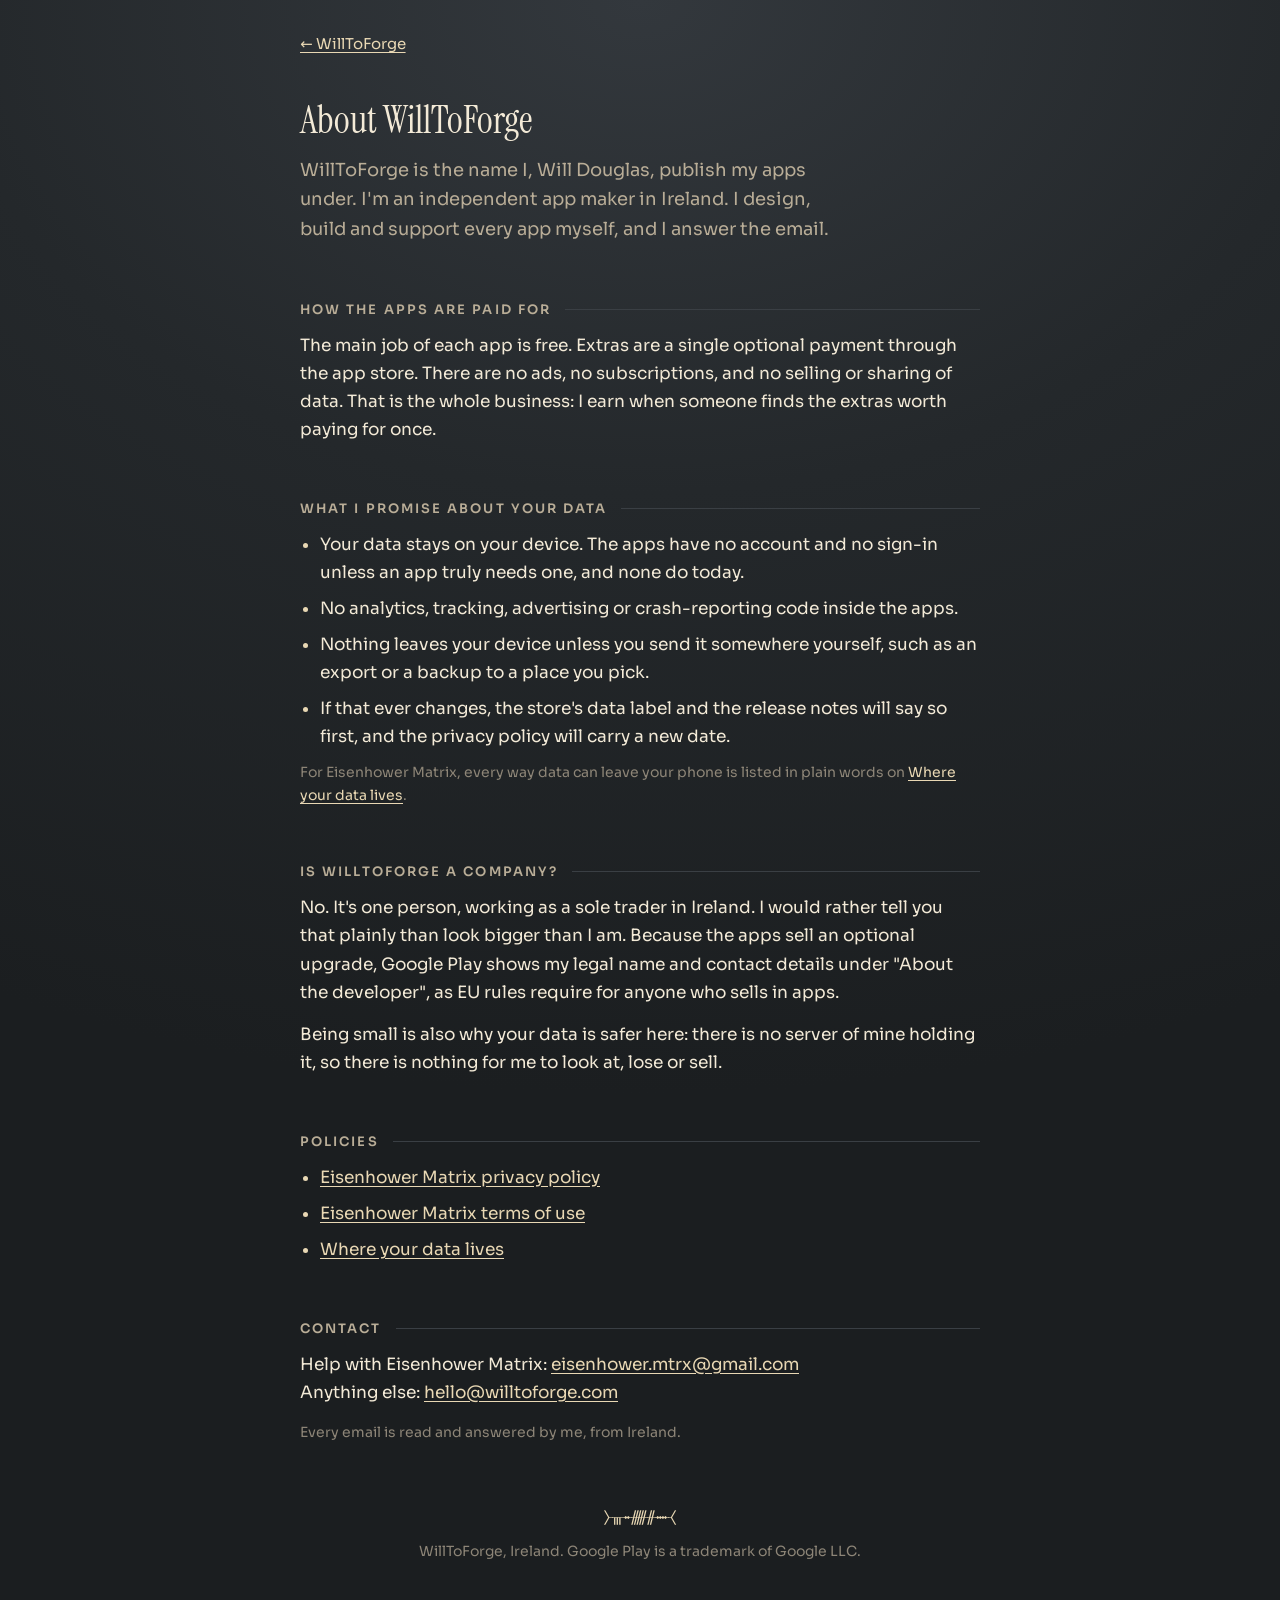
<file: about/index.html>
<!doctype html>
<html lang="en">
<head>
<meta charset="utf-8">
<meta name="viewport" content="width=device-width, initial-scale=1">
<title>About WillToForge</title>
<meta name="description" content="Who makes the WillToForge apps, how they are paid for, what they promise about your data, and how to get in touch.">
<link rel="canonical" href="https://willtoforge.com/about/">
<link rel="icon" href="/img/icon-32.png" sizes="32x32">
<link rel="icon" href="/img/icon-192.png" sizes="192x192">
<link rel="apple-touch-icon" href="/img/icon-180.png">
<meta name="theme-color" content="#1b1e20">
<meta property="og:title" content="About WillToForge">
<meta property="og:description" content="One maker in Ireland. Small apps with no accounts, no ads and no tracking.">
<meta property="og:type" content="website">
<meta property="og:url" content="https://willtoforge.com/about/">
<meta property="og:image" content="https://willtoforge.com/img/og-1200x630.png">
<link rel="preload" href="/fonts/instrument-serif-latin.woff2" as="font" type="font/woff2" crossorigin>
<style>
@font-face{font-family:"Instrument Serif";src:url(/fonts/instrument-serif-latin.woff2) format("woff2");font-weight:400;font-display:swap}
@font-face{font-family:"Sora";src:url(/fonts/sora-latin.woff2) format("woff2");font-weight:100 800;font-display:swap}
@font-face{font-family:"Noto Sans Ogham";src:url(/fonts/noto-sans-ogham.woff2) format("woff2");unicode-range:U+1680-169C;font-display:block}
:root{--stone:#24282b;--stone-deep:#1b1e20;--card:#2b2f33;--line:#3a3f44;--sand:#e9d8b4;--cream:#f3ead7;--mute:#b9ad97;--dim:#8d8577}
*{box-sizing:border-box}
html{background:var(--stone-deep)}
body{margin:0;color:var(--cream);background:radial-gradient(ellipse 120% 70% at 50% 0%,#33383d 0%,var(--stone) 45%,var(--stone-deep) 100%) no-repeat;min-height:100vh;font:17px/1.65 Sora,system-ui,-apple-system,"Segoe UI",Roboto,sans-serif}
.wrap{max-width:720px;margin:0 auto;padding:0 20px}
a{color:var(--sand);text-underline-offset:3px}
a:focus-visible{outline:2px solid var(--sand);outline-offset:3px;border-radius:4px}
.ogham{font-family:"Noto Sans Ogham";color:var(--sand);white-space:nowrap;line-height:1}
header{padding:64px 0 8px;text-align:center}
.mark{font-size:46px;display:inline-block;writing-mode:vertical-lr;transform:rotate(180deg);margin:0 0 18px}
.name{font:400 clamp(52px,12vw,84px)/1 "Instrument Serif",Georgia,serif;margin:6px 0 0;letter-spacing:.5px}
.fullname{font-size:clamp(22px,5.4vw,36px);margin:20px auto 0;overflow:hidden;max-width:100%}
h1{font:400 clamp(28px,6vw,38px)/1.2 "Instrument Serif",Georgia,serif;margin:40px 0 12px;text-wrap:balance;color:var(--cream)}
p.lead{font-size:18px;color:var(--mute);margin:0 auto;max-width:560px}
h2{font:600 13px Sora,sans-serif;text-transform:uppercase;letter-spacing:.16em;color:var(--mute);margin:56px 0 14px;display:flex;align-items:center;gap:14px}
h2::after{content:"";flex:1;height:1px;background:var(--line)}
.app{display:flex;gap:18px;align-items:flex-start;background:var(--card);border:1px solid var(--line);border-radius:16px;padding:20px;text-decoration:none;color:var(--cream);transition:border-color .15s}
.app:hover{border-color:var(--sand)}
.app img{width:72px;height:72px;border-radius:17px;flex:none}
.app b{display:block;font:400 26px/1.15 "Instrument Serif",Georgia,serif}
.app span{display:block;color:var(--mute);margin:6px 0 10px;font-size:16px}
.app em{font-style:normal;font-weight:600;color:var(--sand);font-size:15px}
ul{padding-left:20px;margin:0;color:var(--cream)}li{margin:8px 0}li::marker{color:var(--sand)}
.note{color:var(--dim);font-size:14px;margin-top:10px}
.intro{color:var(--mute);margin:0 0 16px}
.projects{display:grid;gap:12px}
footer{margin:64px 0 40px;color:var(--dim);font-size:14px;text-align:center}
footer .ogham{font-size:18px;display:block;margin-bottom:14px}
h3{font:400 24px/1.25 "Instrument Serif",Georgia,serif;margin:28px 0 6px;color:var(--cream)}
p{margin:0 0 14px}
.back{display:inline-block;margin:32px 0 0;font-size:15px}
</style>
</head>
<body>
<div class="wrap">
<a class="back" href="/">&larr; WillToForge</a>
<h1>About WillToForge</h1>
<p class="lead" style="margin:0">WillToForge is the name I, Will Douglas, publish my apps under. I'm an independent app maker in Ireland. I design, build and support every app myself, and I answer the email.</p>

<h2>How the apps are paid for</h2>
<p>The main job of each app is free. Extras are a single optional payment through the app store. There are no ads, no subscriptions, and no selling or sharing of data. That is the whole business: I earn when someone finds the extras worth paying for once.</p>

<h2>What I promise about your data</h2>
<ul>
<li>Your data stays on your device. The apps have no account and no sign-in unless an app truly needs one, and none do today.</li>
<li>No analytics, tracking, advertising or crash-reporting code inside the apps.</li>
<li>Nothing leaves your device unless you send it somewhere yourself, such as an export or a backup to a place you pick.</li>
<li>If that ever changes, the store's data label and the release notes will say so first, and the privacy policy will carry a new date.</li>
</ul>
<p class="note">For Eisenhower Matrix, every way data can leave your phone is listed in plain words on <a href="/eisenhower-matrix/your-data/">Where your data lives</a>.</p>

<h2>Is WillToForge a company?</h2>
<p>No. It's one person, working as a sole trader in Ireland. I would rather tell you that plainly than look bigger than I am. Because the apps sell an optional upgrade, Google Play shows my legal name and contact details under "About the developer", as EU rules require for anyone who sells in apps.</p>
<p>Being small is also why your data is safer here: there is no server of mine holding it, so there is nothing for me to look at, lose or sell.</p>

<h2>Policies</h2>
<ul>
<li><a href="/eisenhower_matrix_privacy_policy/">Eisenhower Matrix privacy policy</a></li>
<li><a href="/eisenhower_matrix_privacy_policy/terms.html">Eisenhower Matrix terms of use</a></li>
<li><a href="/eisenhower-matrix/your-data/">Where your data lives</a></li>
</ul>

<h2>Contact</h2>
<p>Help with Eisenhower Matrix: <a href="mailto:eisenhower.mtrx@gmail.com">eisenhower.mtrx@gmail.com</a><br>Anything else: <a href="mailto:hello@willtoforge.com">hello@willtoforge.com</a></p>
<p class="note">Every email is read and answered by me, from Ireland.</p>

<footer><span class="ogham" aria-hidden="true">᚛ᚃᚑᚏᚌᚓ᚜</span>WillToForge, Ireland. Google Play is a trademark of Google LLC.</footer>
</div>
</body>
</html>
</file>
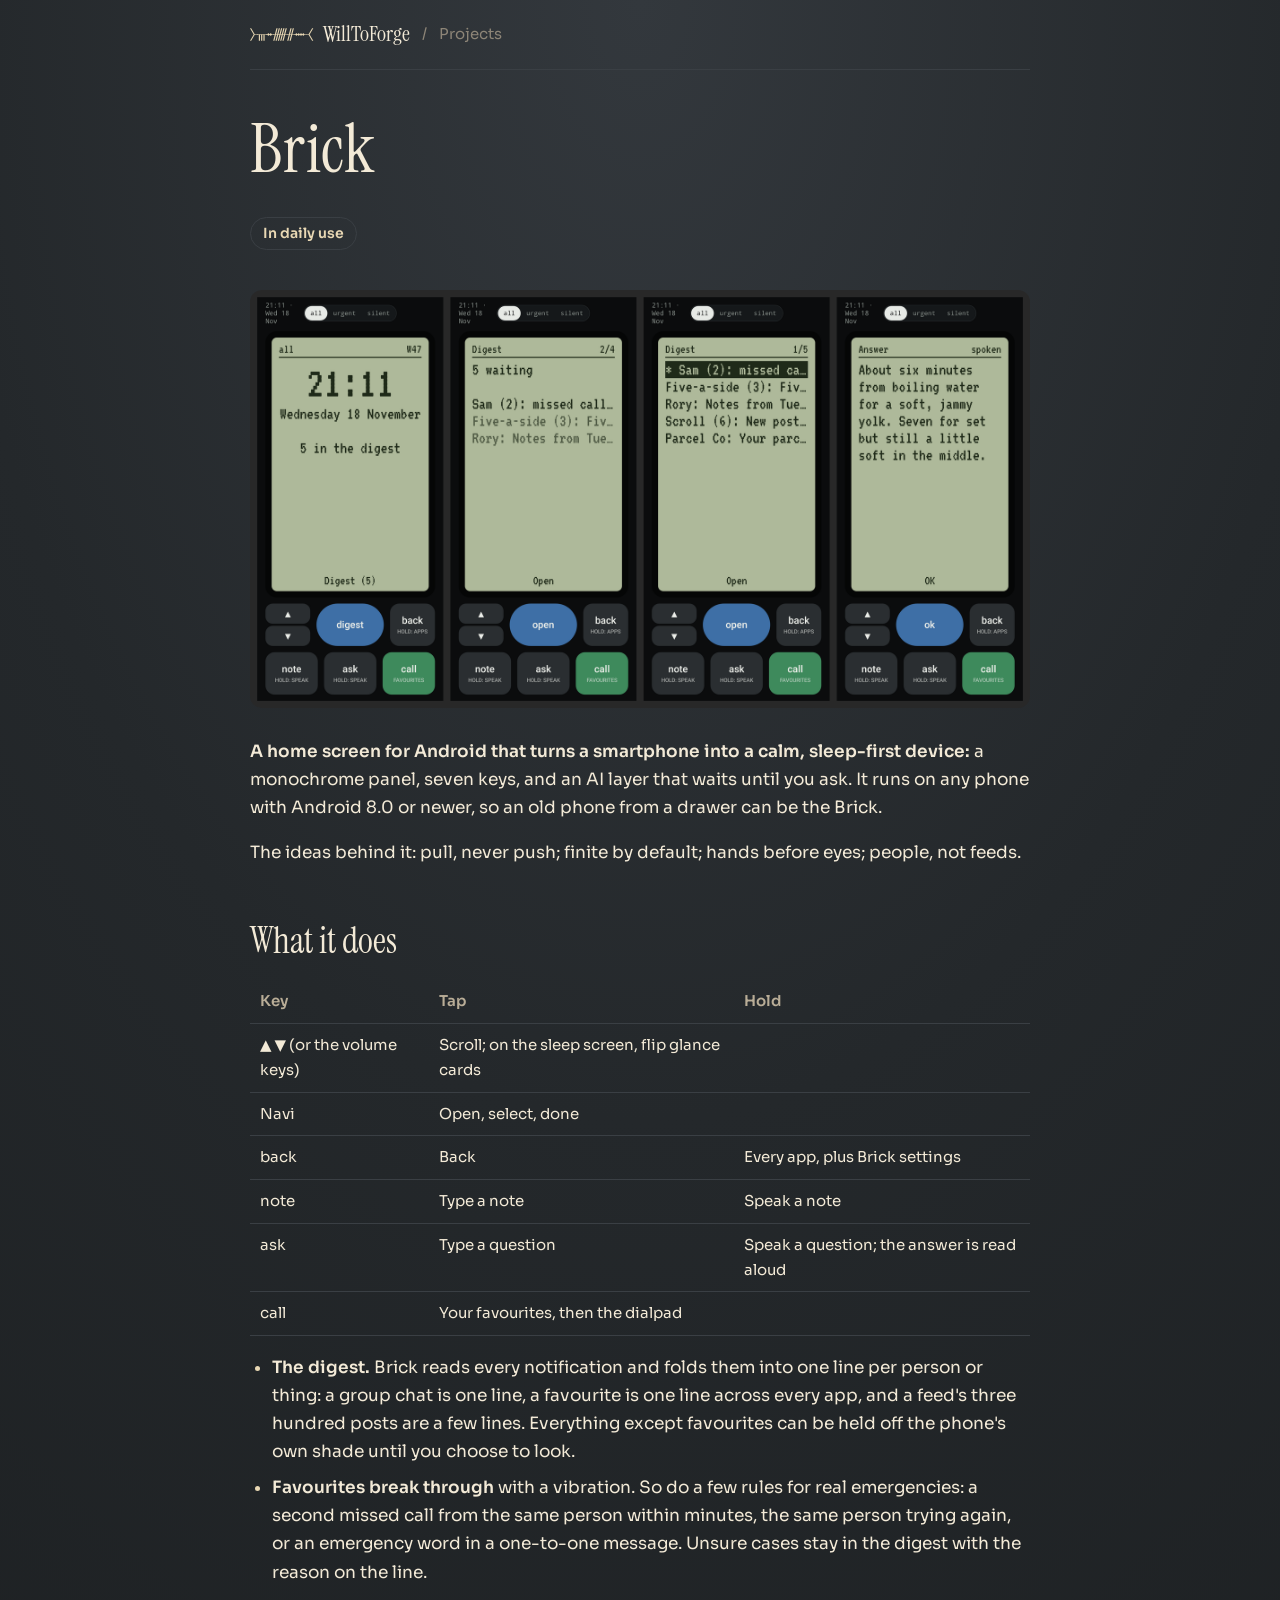
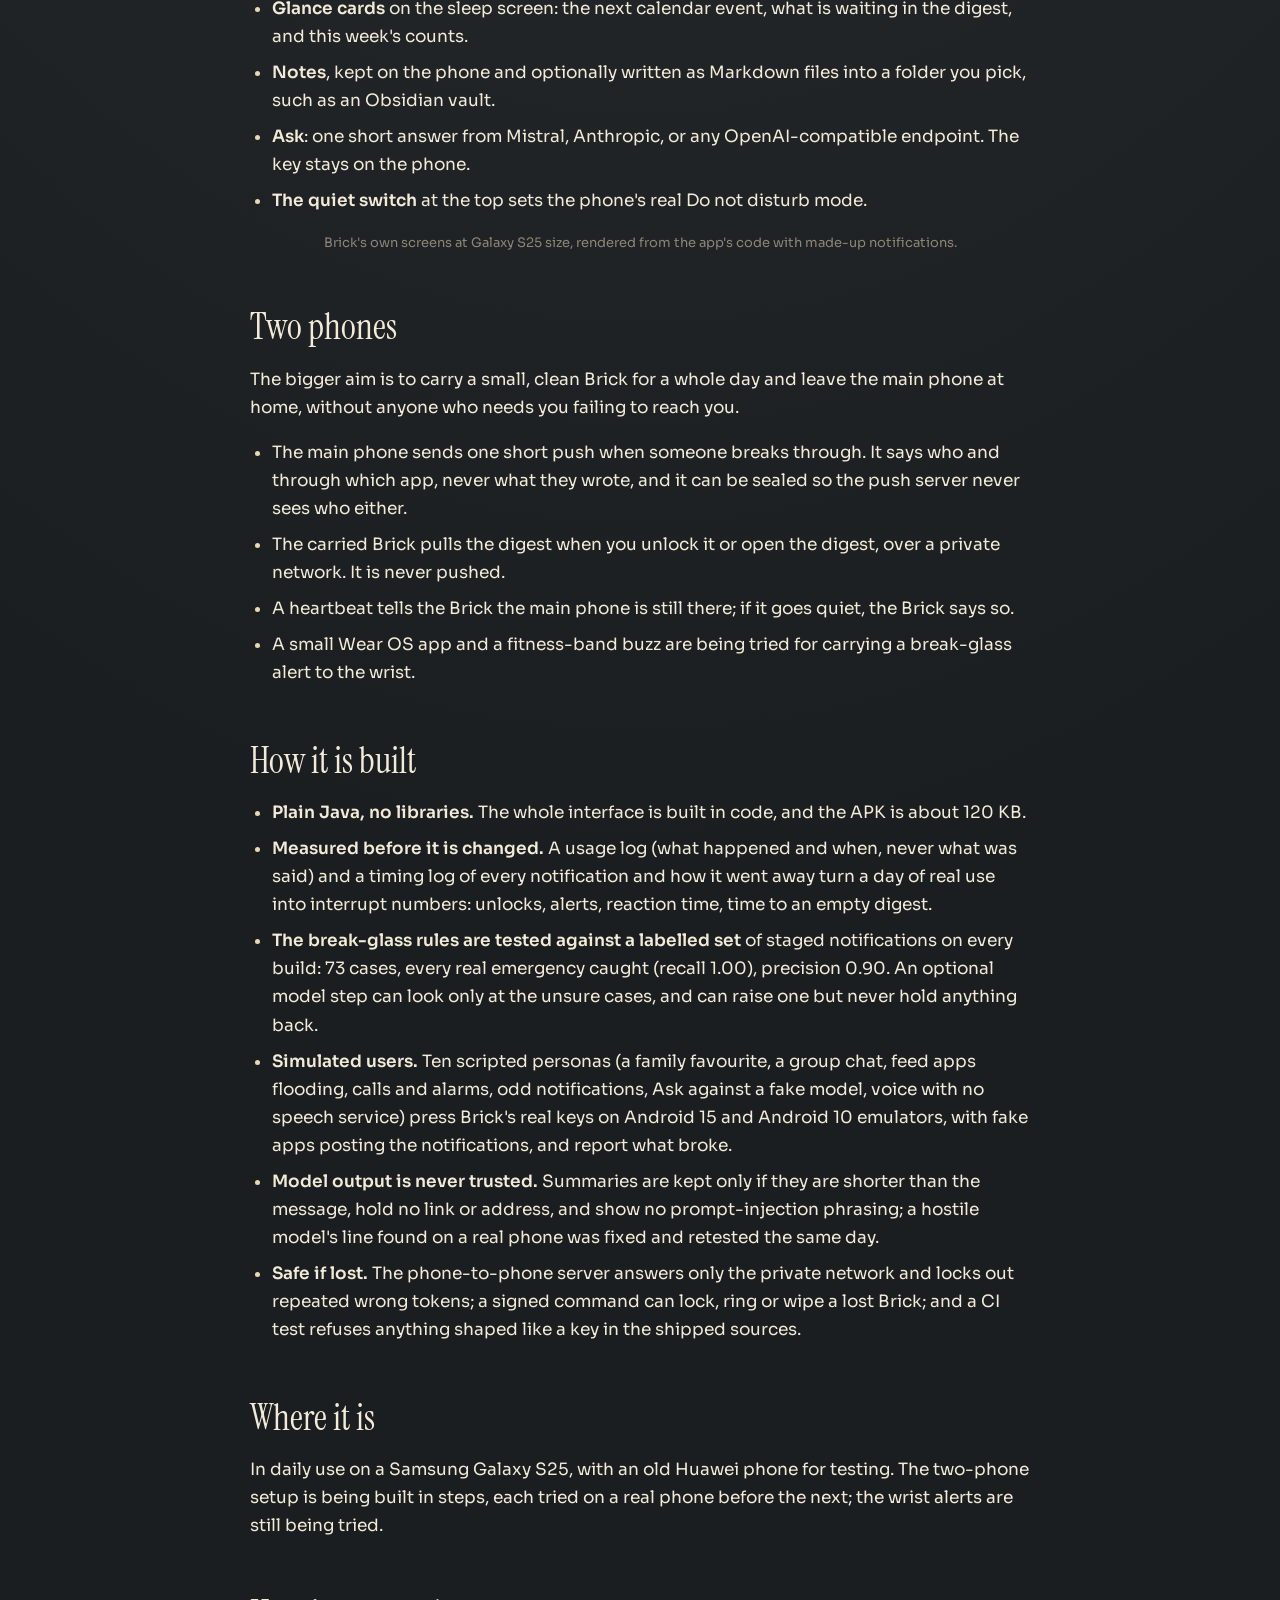
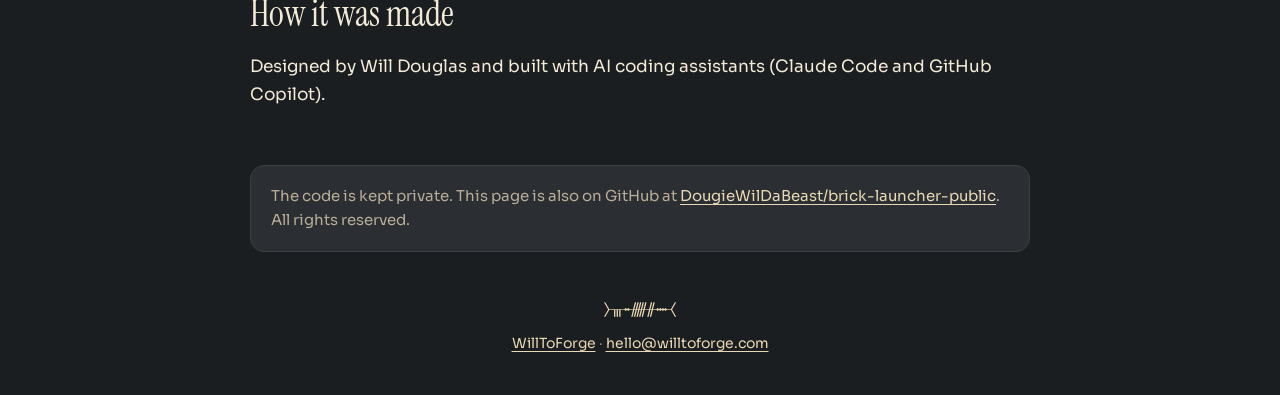
<file: brick/index.html>
<!doctype html>
<html lang="en">
<head>
<meta charset="utf-8">
<meta name="viewport" content="width=device-width, initial-scale=1">
<title>Brick: An Android home screen that turns a smartphone into a calm · WillToForge</title>
<meta name="description" content="An Android home screen that turns a smartphone into a calm, sleep-first device: seven keys, one digest, and an AI that waits until you ask.">
<link rel="canonical" href="https://willtoforge.com/brick/">
<link rel="icon" href="/img/icon-32.png" sizes="32x32">
<link rel="icon" href="/img/icon-192.png" sizes="192x192">
<link rel="apple-touch-icon" href="/img/icon-180.png">
<meta name="theme-color" content="#1b1e20">
<meta property="og:title" content="Brick · WillToForge">
<meta property="og:description" content="An Android home screen that turns a smartphone into a calm, sleep-first device: seven keys, one digest, and an AI that waits until you ask.">
<meta property="og:type" content="article">
<meta property="og:url" content="https://willtoforge.com/brick/">
<meta property="og:image" content="https://willtoforge.com/brick/img/card.png">
<link rel="preload" href="/fonts/instrument-serif-latin.woff2" as="font" type="font/woff2" crossorigin>
<link rel="stylesheet" href="/_projects/project.css">
</head>
<body>
<div class="wrap">
<nav><a href="/" class="home"><span class="ogham" aria-hidden="true">᚛ᚃᚑᚏᚌᚓ᚜</span>WillToForge</a><span class="crumb">Projects</span></nav>
<header>
<h1>Brick</h1>
<p class="status">In daily use</p>
</header>
<article>
<p align="center">
  <img src="img/four-screens.png" width="100%" alt="Four Brick screens on a Galaxy S25-sized phone: the sleep screen with the clock and 5 in the digest; the digest glance card; the digest as one line per person or thing, with an urgent favourite's missed call at the top; and a spoken answer from Ask. Below each panel are the seven keys">
</p>

<p><strong>A home screen for Android that turns a smartphone into a calm, sleep-first device:</strong> a
monochrome panel, seven keys, and an AI layer that waits until you ask. It runs on any phone with
Android 8.0 or newer, so an old phone from a drawer can be the Brick.</p>
<p>The ideas behind it: pull, never push; finite by default; hands before eyes; people, not feeds.</p>
<h2 id="what-it-does">What it does</h2>
<table>
<thead>
<tr>
<th>Key</th>
<th>Tap</th>
<th>Hold</th>
</tr>
</thead>
<tbody>
<tr>
<td>▲ ▼ (or the volume keys)</td>
<td>Scroll; on the sleep screen, flip glance cards</td>
<td></td>
</tr>
<tr>
<td>Navi</td>
<td>Open, select, done</td>
<td></td>
</tr>
<tr>
<td>back</td>
<td>Back</td>
<td>Every app, plus Brick settings</td>
</tr>
<tr>
<td>note</td>
<td>Type a note</td>
<td>Speak a note</td>
</tr>
<tr>
<td>ask</td>
<td>Type a question</td>
<td>Speak a question; the answer is read aloud</td>
</tr>
<tr>
<td>call</td>
<td>Your favourites, then the dialpad</td>
<td></td>
</tr>
</tbody>
</table>
<ul>
<li><strong>The digest.</strong> Brick reads every notification and folds them into one line per person or thing:
  a group chat is one line, a favourite is one line across every app, and a feed's three hundred
  posts are a few lines. Everything except favourites can be held off the phone's own shade until
  you choose to look.</li>
<li><strong>Favourites break through</strong> with a vibration. So do a few rules for real emergencies: a second
  missed call from the same person within minutes, the same person trying again, or an emergency
  word in a one-to-one message. Unsure cases stay in the digest with the reason on the line.</li>
<li><strong>Glance cards</strong> on the sleep screen: the next calendar event, what is waiting in the digest, and
  this week's counts.</li>
<li><strong>Notes</strong>, kept on the phone and optionally written as Markdown files into a folder you pick,
  such as an Obsidian vault.</li>
<li><strong>Ask</strong>: one short answer from Mistral, Anthropic, or any OpenAI-compatible endpoint. The key
  stays on the phone.</li>
<li><strong>The quiet switch</strong> at the top sets the phone's real Do not disturb mode.</li>
</ul>
<p><sub>Brick's own screens at Galaxy S25 size, rendered from the app's code with made-up
notifications.</sub></p>
<h2 id="two-phones">Two phones</h2>
<p>The bigger aim is to carry a small, clean Brick for a whole day and leave the main phone at home,
without anyone who needs you failing to reach you.</p>
<ul>
<li>The main phone sends one short push when someone breaks through. It says who and through which
  app, never what they wrote, and it can be sealed so the push server never sees who either.</li>
<li>The carried Brick pulls the digest when you unlock it or open the digest, over a private
  network. It is never pushed.</li>
<li>A heartbeat tells the Brick the main phone is still there; if it goes quiet, the Brick says so.</li>
<li>A small Wear OS app and a fitness-band buzz are being tried for carrying a break-glass alert to
  the wrist.</li>
</ul>
<h2 id="how-it-is-built">How it is built</h2>
<ul>
<li><strong>Plain Java, no libraries.</strong> The whole interface is built in code, and the APK is about 120 KB.</li>
<li><strong>Measured before it is changed.</strong> A usage log (what happened and when, never what was said) and a
  timing log of every notification and how it went away turn a day of real use into interrupt
  numbers: unlocks, alerts, reaction time, time to an empty digest.</li>
<li><strong>The break-glass rules are tested against a labelled set</strong> of staged notifications on every
  build: 73 cases, every real emergency caught (recall 1.00), precision 0.90. An optional model
  step can look only at the unsure cases, and can raise one but never hold anything back.</li>
<li><strong>Simulated users.</strong> Ten scripted personas (a family favourite, a group chat, feed apps flooding,
  calls and alarms, odd notifications, Ask against a fake model, voice with no speech service)
  press Brick's real keys on Android 15 and Android 10 emulators, with fake apps posting the
  notifications, and report what broke.</li>
<li><strong>Model output is never trusted.</strong> Summaries are kept only if they are shorter than the message,
  hold no link or address, and show no prompt-injection phrasing; a hostile model's line found on a
  real phone was fixed and retested the same day.</li>
<li><strong>Safe if lost.</strong> The phone-to-phone server answers only the private network and locks out
  repeated wrong tokens; a signed command can lock, ring or wipe a lost Brick; and a CI test refuses
  anything shaped like a key in the shipped sources.</li>
</ul>
<h2 id="where-it-is">Where it is</h2>
<p>In daily use on a Samsung Galaxy S25, with an old Huawei phone for testing. The two-phone setup is
being built in steps, each tried on a real phone before the next; the wrist alerts are still being
tried.</p>
<h2 id="how-it-was-made">How it was made</h2>
<p>Designed by Will Douglas and built with AI coding assistants (Claude Code and GitHub Copilot).</p>
</article>
<aside class="repo">
<p>The code is kept private. This page is also on GitHub at <a href="https://github.com/DougieWilDaBeast/brick-launcher-public">DougieWilDaBeast/brick-launcher-public</a>. All rights reserved.</p>
</aside>
<footer><span class="ogham" aria-hidden="true">᚛ᚃᚑᚏᚌᚓ᚜</span><a href="/">WillToForge</a> · <a href="mailto:hello@willtoforge.com">hello@willtoforge.com</a></footer>
</div>
</body>
</html>
</file>
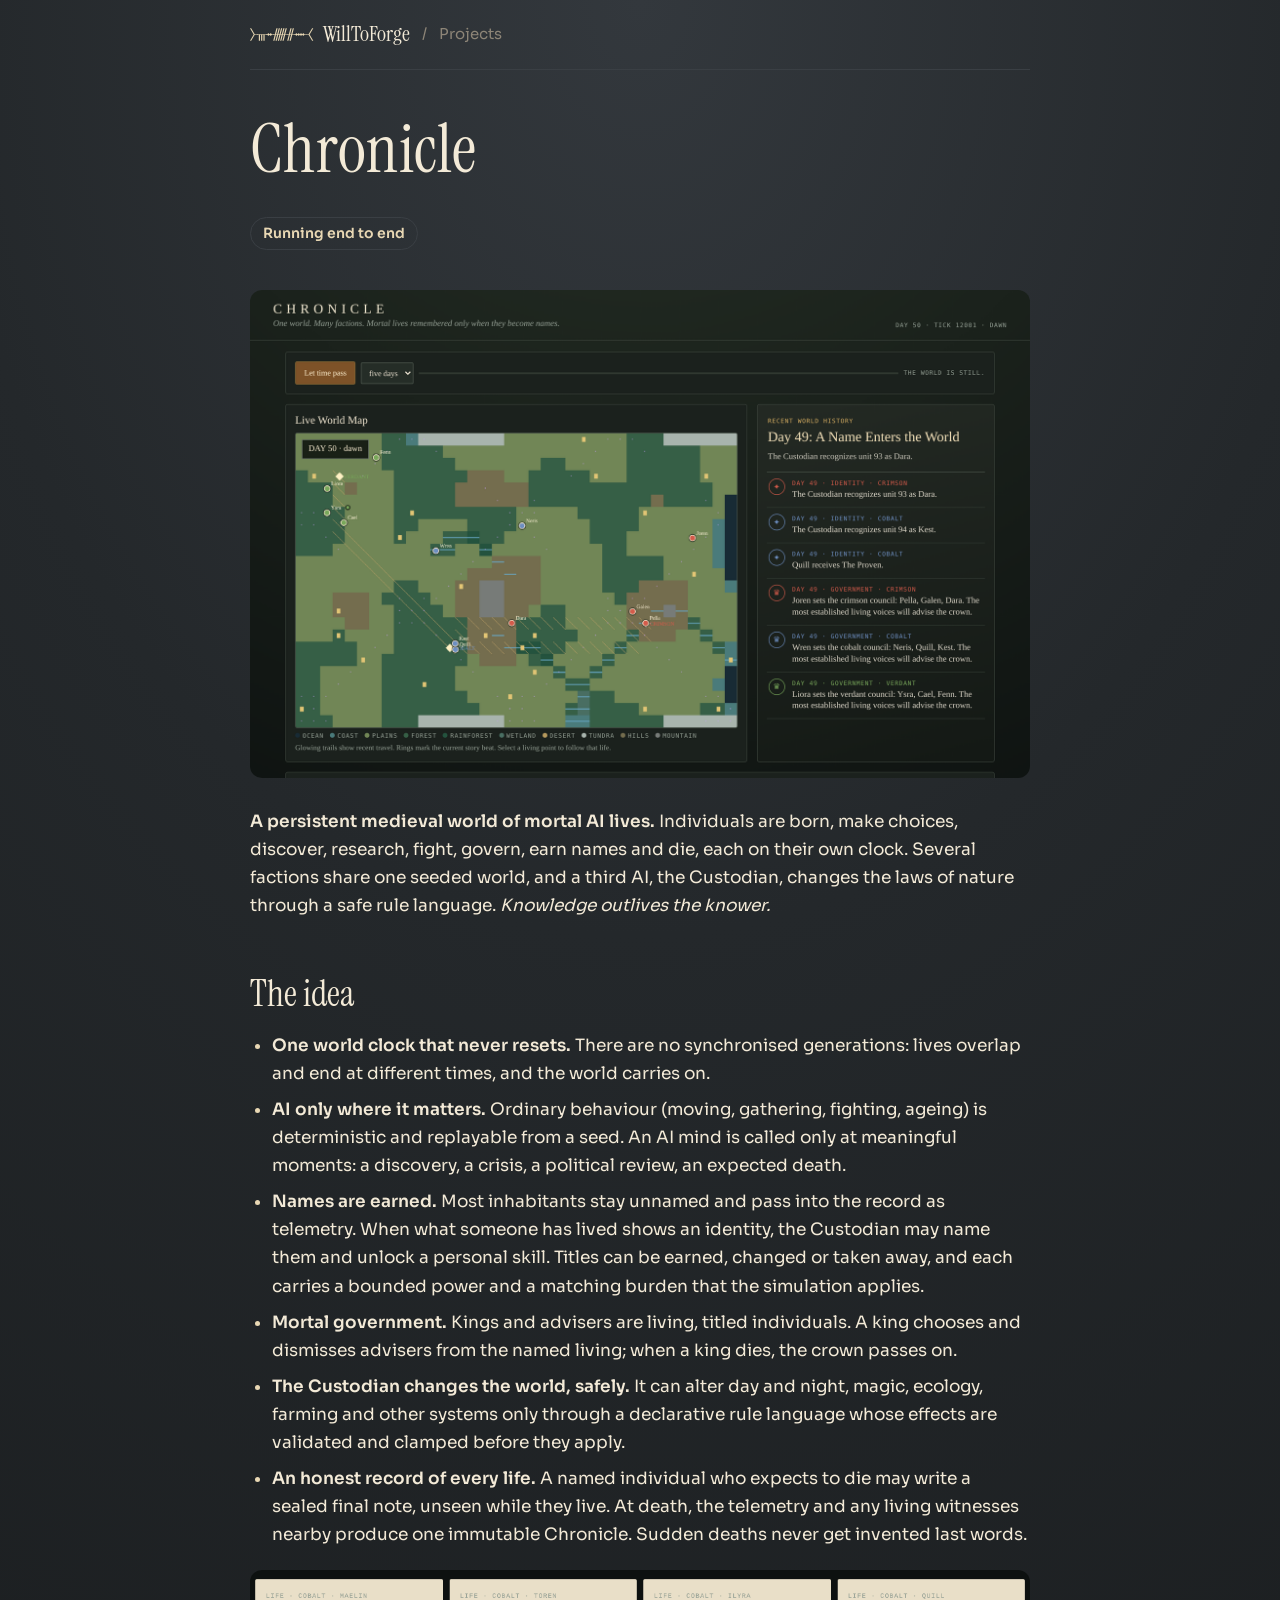
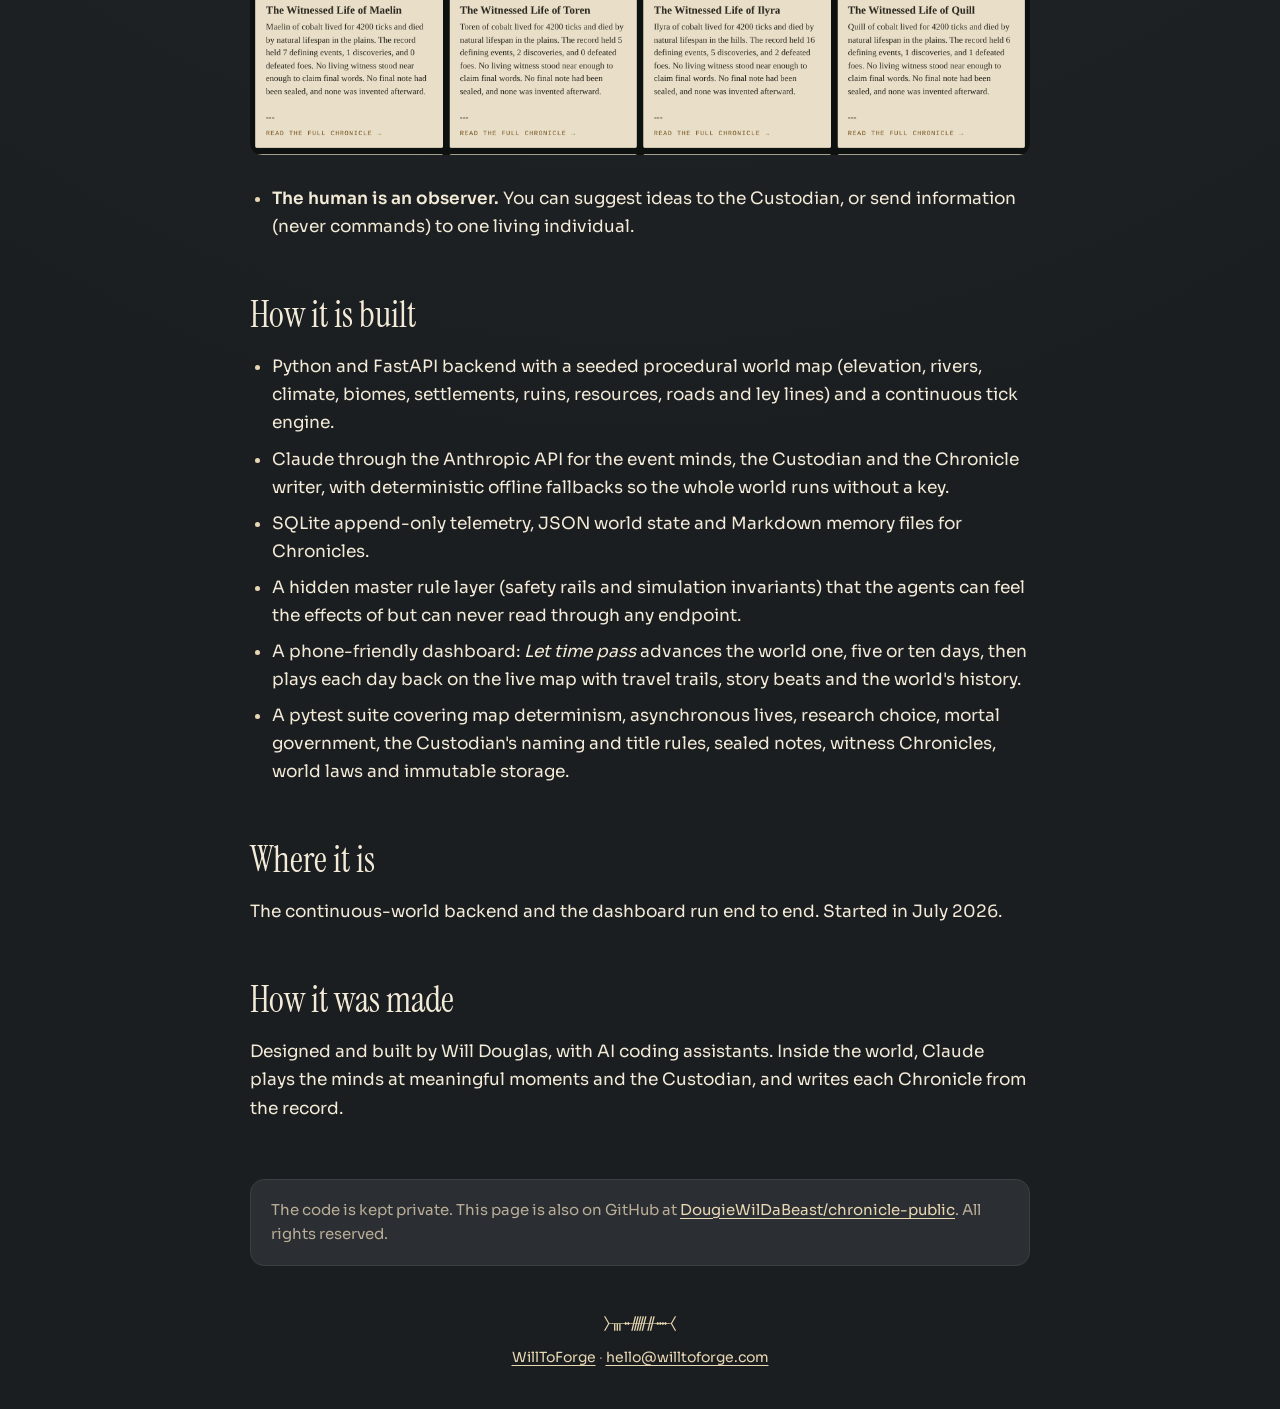
<file: chronicle/index.html>
<!doctype html>
<html lang="en">
<head>
<meta charset="utf-8">
<meta name="viewport" content="width=device-width, initial-scale=1">
<title>Chronicle: A persistent medieval world of mortal AI lives · WillToForge</title>
<meta name="description" content="A persistent medieval world of mortal AI lives, where knowledge outlives the knower and every death leaves an honest record.">
<link rel="canonical" href="https://willtoforge.com/chronicle/">
<link rel="icon" href="/img/icon-32.png" sizes="32x32">
<link rel="icon" href="/img/icon-192.png" sizes="192x192">
<link rel="apple-touch-icon" href="/img/icon-180.png">
<meta name="theme-color" content="#1b1e20">
<meta property="og:title" content="Chronicle · WillToForge">
<meta property="og:description" content="A persistent medieval world of mortal AI lives, where knowledge outlives the knower and every death leaves an honest record.">
<meta property="og:type" content="article">
<meta property="og:url" content="https://willtoforge.com/chronicle/">
<meta property="og:image" content="https://willtoforge.com/chronicle/img/card.png">
<link rel="preload" href="/fonts/instrument-serif-latin.woff2" as="font" type="font/woff2" crossorigin>
<link rel="stylesheet" href="/_projects/project.css">
</head>
<body>
<div class="wrap">
<nav><a href="/" class="home"><span class="ogham" aria-hidden="true">᚛ᚃᚑᚏᚌᚓ᚜</span>WillToForge</a><span class="crumb">Projects</span></nav>
<header>
<h1>Chronicle</h1>
<p class="status">Running end to end</p>
</header>
<article>
<p align="center">
  <img src="img/world-dashboard.png" width="100%" alt="The CHRONICLE dashboard: a live procedural world map with three factions' named individuals marked on it, a Let time pass control, and a feed of recent world history in which the Custodian names individuals and kings choose their councils">
</p>

<p><strong>A persistent medieval world of mortal AI lives.</strong> Individuals are born, make choices, discover,
research, fight, govern, earn names and die, each on their own clock. Several factions share one
seeded world, and a third AI, the Custodian, changes the laws of nature through a safe rule
language. <em>Knowledge outlives the knower.</em></p>
<h2 id="the-idea">The idea</h2>
<ul>
<li><strong>One world clock that never resets.</strong> There are no synchronised generations: lives overlap and
  end at different times, and the world carries on.</li>
<li><strong>AI only where it matters.</strong> Ordinary behaviour (moving, gathering, fighting, ageing) is
  deterministic and replayable from a seed. An AI mind is called only at meaningful moments: a
  discovery, a crisis, a political review, an expected death.</li>
<li><strong>Names are earned.</strong> Most inhabitants stay unnamed and pass into the record as telemetry. When
  what someone has lived shows an identity, the Custodian may name them and unlock a personal
  skill. Titles can be earned, changed or taken away, and each carries a bounded power and a
  matching burden that the simulation applies.</li>
<li><strong>Mortal government.</strong> Kings and advisers are living, titled individuals. A king chooses and
  dismisses advisers from the named living; when a king dies, the crown passes on.</li>
<li><strong>The Custodian changes the world, safely.</strong> It can alter day and night, magic, ecology, farming
  and other systems only through a declarative rule language whose effects are validated and
  clamped before they apply.</li>
<li><strong>An honest record of every life.</strong> A named individual who expects to die may write a sealed final
  note, unseen while they live. At death, the telemetry and any living witnesses nearby produce one
  immutable Chronicle. Sudden deaths never get invented last words.</li>
</ul>
<p align="center">
  <img loading="lazy" src="img/witnessed-lives.png" width="100%" alt="Four Chronicle cards, each The Witnessed Life of a named individual: how long they lived, how they died, their defining events and discoveries, and that no final note was sealed and none was invented">
</p>

<ul>
<li><strong>The human is an observer.</strong> You can suggest ideas to the Custodian, or send information (never
  commands) to one living individual.</li>
</ul>
<h2 id="how-it-is-built">How it is built</h2>
<ul>
<li>Python and FastAPI backend with a seeded procedural world map (elevation, rivers, climate,
  biomes, settlements, ruins, resources, roads and ley lines) and a continuous tick engine.</li>
<li>Claude through the Anthropic API for the event minds, the Custodian and the Chronicle writer,
  with deterministic offline fallbacks so the whole world runs without a key.</li>
<li>SQLite append-only telemetry, JSON world state and Markdown memory files for Chronicles.</li>
<li>A hidden master rule layer (safety rails and simulation invariants) that the agents can feel the
  effects of but can never read through any endpoint.</li>
<li>A phone-friendly dashboard: <em>Let time pass</em> advances the world one, five or ten days, then plays
  each day back on the live map with travel trails, story beats and the world's history.</li>
<li>A pytest suite covering map determinism, asynchronous lives, research choice, mortal government,
  the Custodian's naming and title rules, sealed notes, witness Chronicles, world laws and immutable
  storage.</li>
</ul>
<h2 id="where-it-is">Where it is</h2>
<p>The continuous-world backend and the dashboard run end to end. Started in July 2026.</p>
<h2 id="how-it-was-made">How it was made</h2>
<p>Designed and built by Will Douglas, with AI coding assistants. Inside the world, Claude plays the
minds at meaningful moments and the Custodian, and writes each Chronicle from the record.</p>
</article>
<aside class="repo">
<p>The code is kept private. This page is also on GitHub at <a href="https://github.com/DougieWilDaBeast/chronicle-public">DougieWilDaBeast/chronicle-public</a>. All rights reserved.</p>
</aside>
<footer><span class="ogham" aria-hidden="true">᚛ᚃᚑᚏᚌᚓ᚜</span><a href="/">WillToForge</a> · <a href="mailto:hello@willtoforge.com">hello@willtoforge.com</a></footer>
</div>
</body>
</html>
</file>
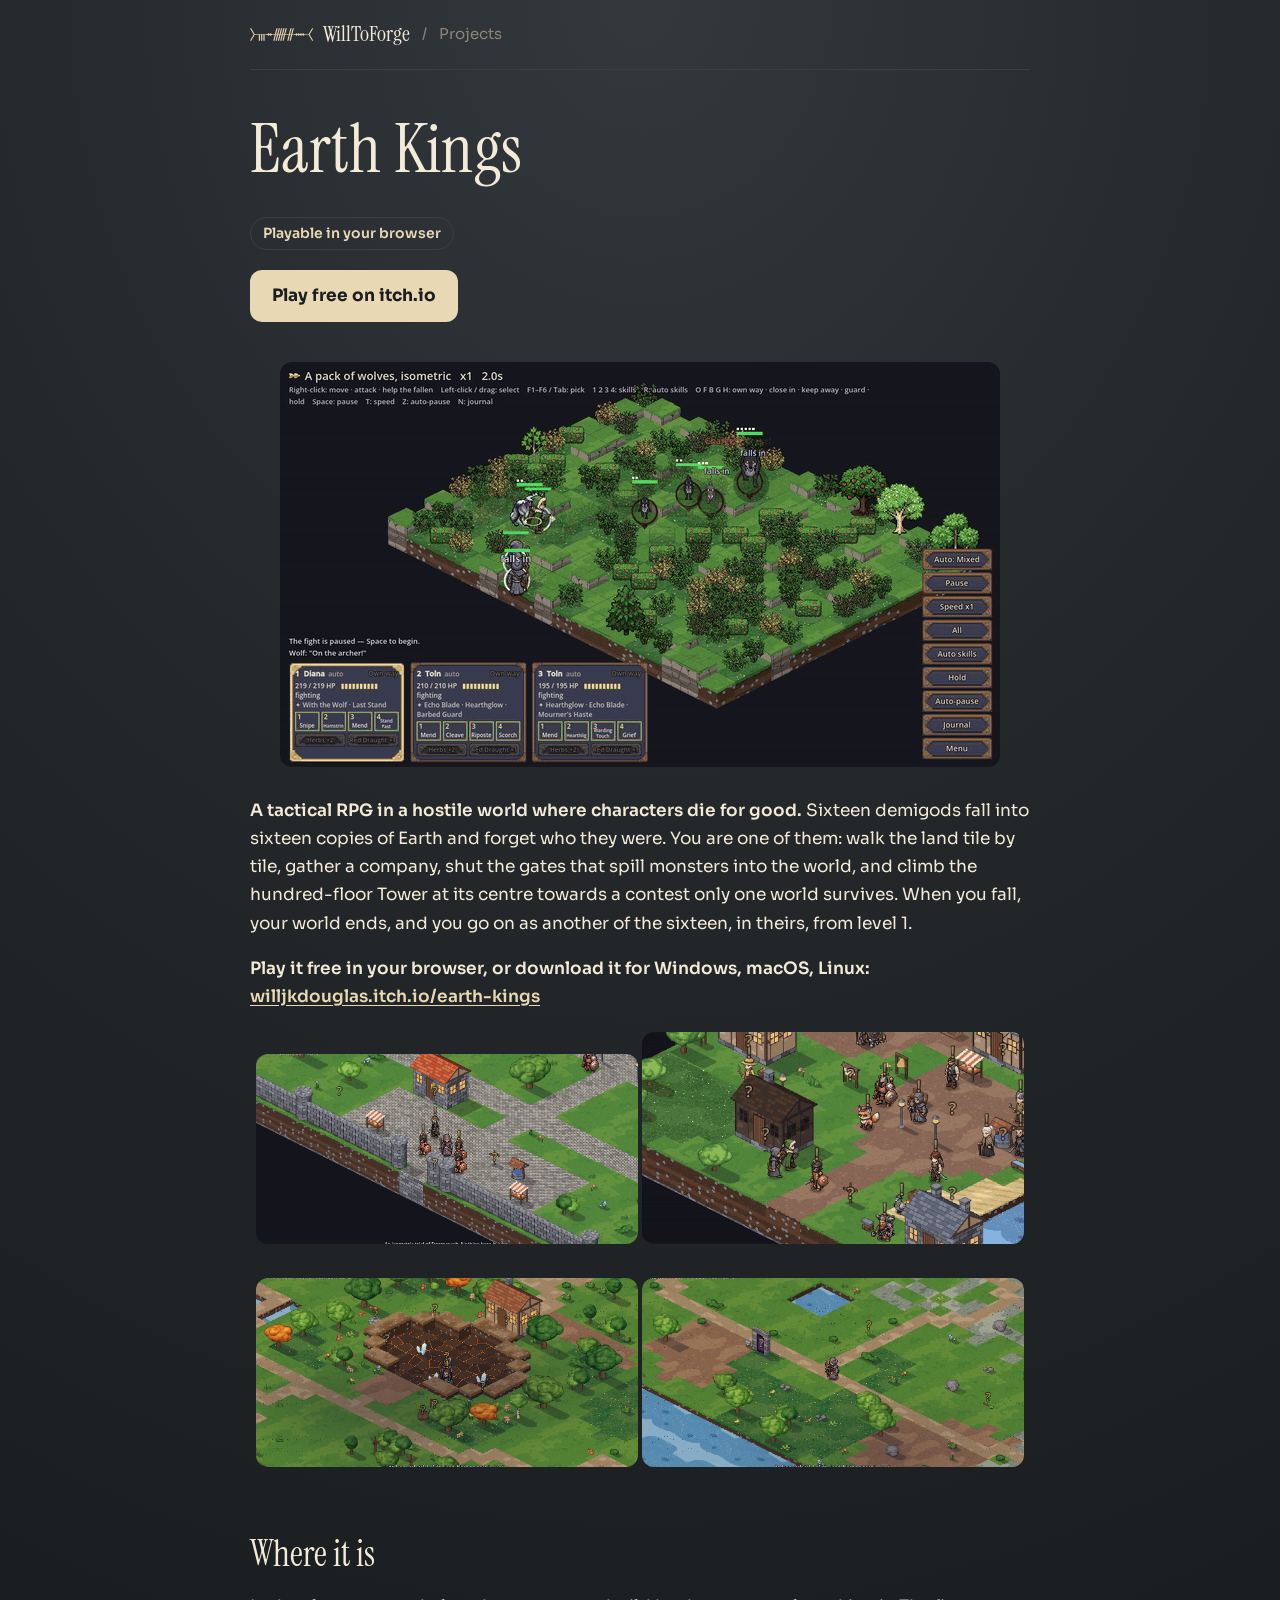
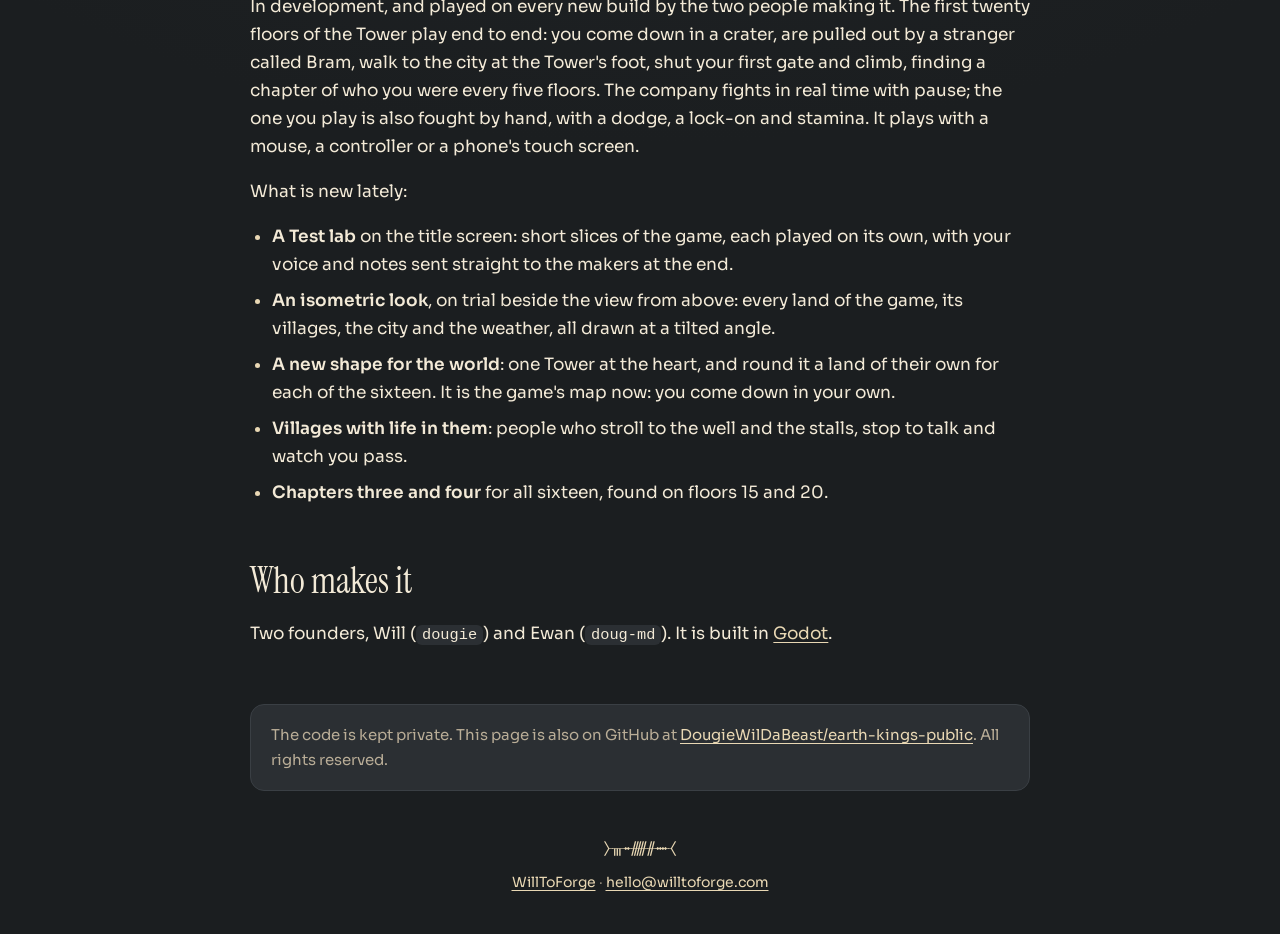
<file: earth-kings/index.html>
<!doctype html>
<html lang="en">
<head>
<meta charset="utf-8">
<meta name="viewport" content="width=device-width, initial-scale=1">
<title>Earth Kings: A tactical RPG in a hostile world where characters die for good · WillToForge</title>
<meta name="description" content="A tactical RPG in a hostile world where characters die for good, made by two brothers in Godot.">
<link rel="canonical" href="https://willtoforge.com/earth-kings/">
<link rel="icon" href="/img/icon-32.png" sizes="32x32">
<link rel="icon" href="/img/icon-192.png" sizes="192x192">
<link rel="apple-touch-icon" href="/img/icon-180.png">
<meta name="theme-color" content="#1b1e20">
<meta property="og:title" content="Earth Kings · WillToForge">
<meta property="og:description" content="A tactical RPG in a hostile world where characters die for good, made by two brothers in Godot.">
<meta property="og:type" content="article">
<meta property="og:url" content="https://willtoforge.com/earth-kings/">
<meta property="og:image" content="https://willtoforge.com/earth-kings/img/card.png">
<link rel="preload" href="/fonts/instrument-serif-latin.woff2" as="font" type="font/woff2" crossorigin>
<link rel="stylesheet" href="/_projects/project.css">
</head>
<body>
<div class="wrap">
<nav><a href="/" class="home"><span class="ogham" aria-hidden="true">᚛ᚃᚑᚏᚌᚓ᚜</span>WillToForge</a><span class="crumb">Projects</span></nav>
<header>
<h1>Earth Kings</h1>
<p class="status">Playable in your browser</p>
<p class="play"><a class="btn" href="https://willjkdouglas.itch.io/earth-kings">Play free on itch.io</a></p>
</header>
<article>
<p align="center">
  <img src="img/fight.gif" width="720" alt="A company of three fights a pack of wolves on a wooded rise, seen at an isometric angle, with damage numbers, the fight log and the company's cards">
</p>

<p><strong>A tactical RPG in a hostile world where characters die for good.</strong> Sixteen demigods fall into
sixteen copies of Earth and forget who they were. You are one of them: walk the land tile by tile,
gather a company, shut the gates that spill monsters into the world, and climb the hundred-floor
Tower at its centre towards a contest only one world survives. When you fall, your world ends, and
you go on as another of the sixteen, in theirs, from level 1.</p>
<p><strong>Play it free in your browser, or download it for Windows, macOS, Linux:
<a href="https://willjkdouglas.itch.io/earth-kings">willjkdouglas.itch.io/earth-kings</a></strong></p>
<p align="center">
  <img loading="lazy" src="img/iso-stormreach.png" width="49%" alt="Stormreach, the city at the Tower's foot: a stone wall and gate, a red-roofed house, market stalls, a well and the Watch on the road">
  <img loading="lazy" src="img/village-life.gif" width="49%" alt="A village by a ford: villagers stroll between the houses, the stalls and the well, and one of them speaks">
</p>
<p align="center">
  <img loading="lazy" src="img/iso-petal.png" width="49%" alt="A crater with glowing cracks in its floor, a house on its lip, orchards and a road">
  <img loading="lazy" src="img/iso-heart.png" width="49%" alt="Open country near the Tower: a road past a standing door, a river and a pond">
</p>

<h2 id="where-it-is">Where it is</h2>
<p>In development, and played on every new build by the two people making it. The first twenty
floors of the Tower play end to end: you come down in a crater, are pulled out by a stranger called
Bram, walk to the city at the Tower's foot, shut your first gate and climb, finding a chapter of who
you were every five floors. The company fights in real time with pause; the one you play is also
fought by hand, with a dodge, a lock-on and stamina. It plays with a mouse, a controller or a phone's
touch screen.</p>
<p>What is new lately:</p>
<ul>
<li><strong>A Test lab</strong> on the title screen: short slices of the game, each played on its own, with your
  voice and notes sent straight to the makers at the end.</li>
<li><strong>An isometric look</strong>, on trial beside the view from above: every land of the game, its villages,
  the city and the weather, all drawn at a tilted angle.</li>
<li><strong>A new shape for the world</strong>: one Tower at the heart, and round it a land of their own for each
  of the sixteen. It is the game's map now: you come down in your own.</li>
<li><strong>Villages with life in them</strong>: people who stroll to the well and the stalls, stop to talk and
  watch you pass.</li>
<li><strong>Chapters three and four</strong> for all sixteen, found on floors 15 and 20.</li>
</ul>
<h2 id="who-makes-it">Who makes it</h2>
<p>Two founders, Will (<code>dougie</code>) and Ewan (<code>doug-md</code>). It is built in <a href="https://godotengine.org">Godot</a>.</p>
</article>
<aside class="repo">
<p>The code is kept private. This page is also on GitHub at <a href="https://github.com/DougieWilDaBeast/earth-kings-public">DougieWilDaBeast/earth-kings-public</a>. All rights reserved.</p>
</aside>
<footer><span class="ogham" aria-hidden="true">᚛ᚃᚑᚏᚌᚓ᚜</span><a href="/">WillToForge</a> · <a href="mailto:hello@willtoforge.com">hello@willtoforge.com</a></footer>
</div>
</body>
</html>
</file>
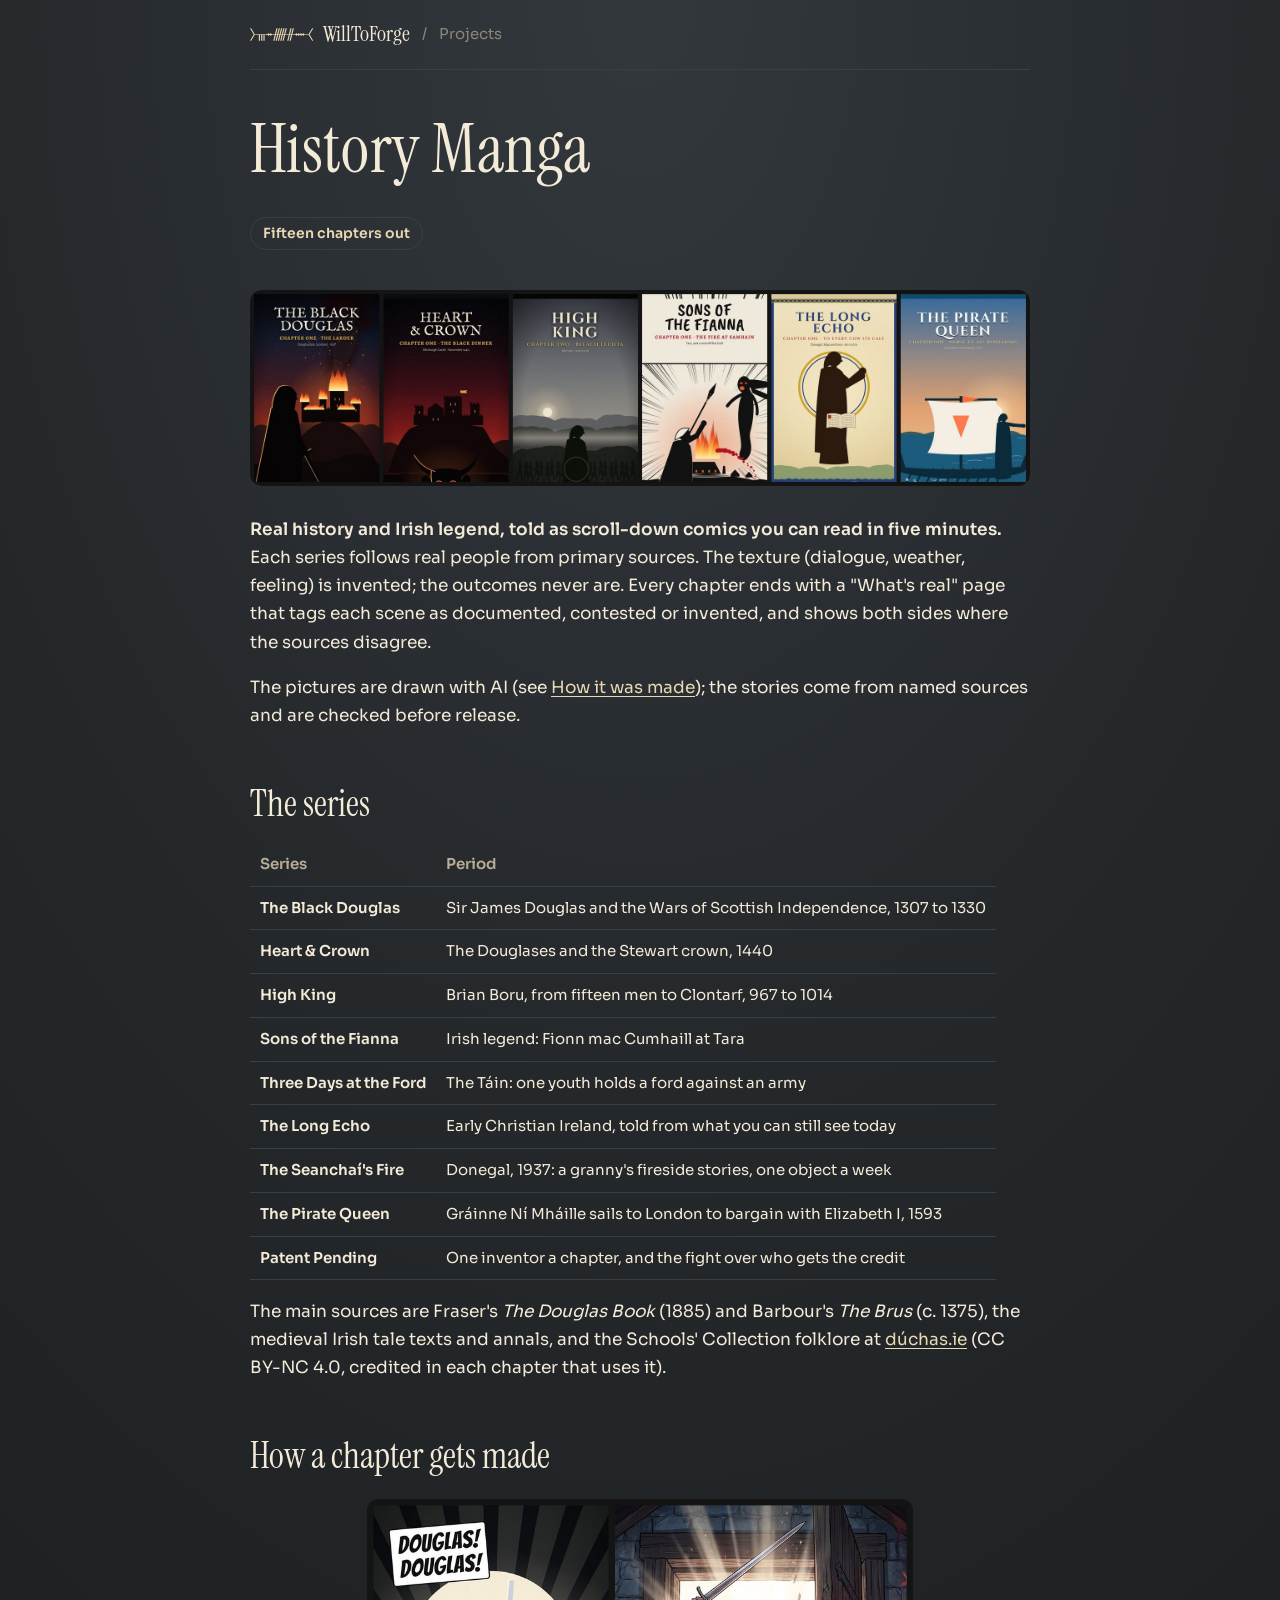
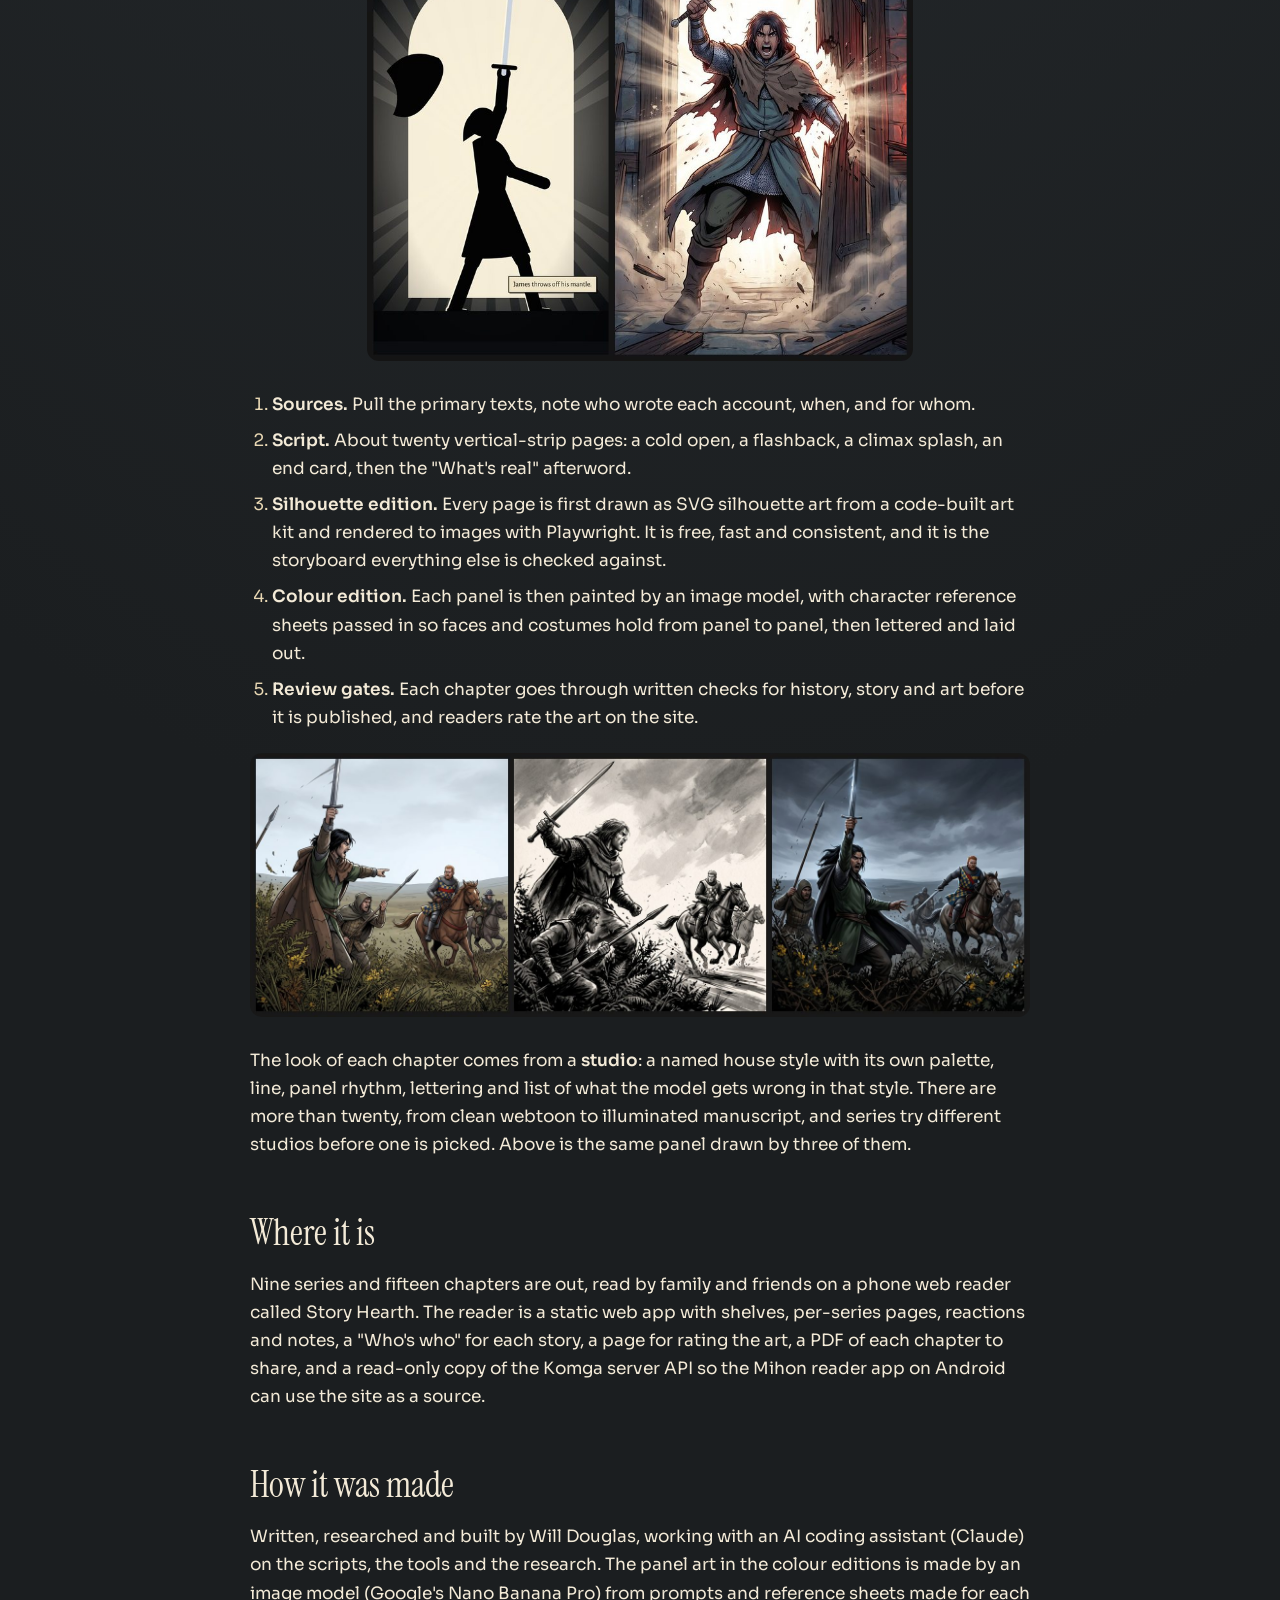
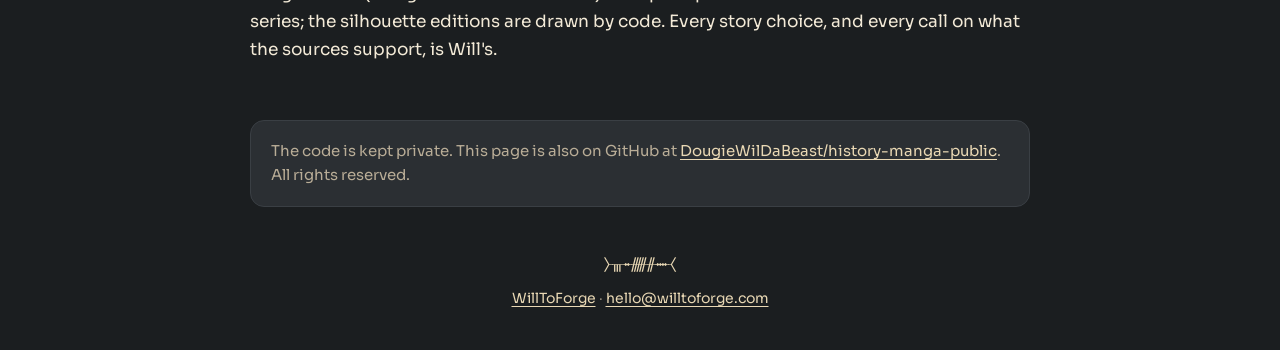
<file: history-manga/index.html>
<!doctype html>
<html lang="en">
<head>
<meta charset="utf-8">
<meta name="viewport" content="width=device-width, initial-scale=1">
<title>History Manga: Real history and Irish legend as five-minute scroll-down comics · WillToForge</title>
<meta name="description" content="Real history and Irish legend as five-minute scroll-down comics, built from primary sources with a page on what&#x27;s real in every chapter.">
<link rel="canonical" href="https://willtoforge.com/history-manga/">
<link rel="icon" href="/img/icon-32.png" sizes="32x32">
<link rel="icon" href="/img/icon-192.png" sizes="192x192">
<link rel="apple-touch-icon" href="/img/icon-180.png">
<meta name="theme-color" content="#1b1e20">
<meta property="og:title" content="History Manga · WillToForge">
<meta property="og:description" content="Real history and Irish legend as five-minute scroll-down comics, built from primary sources with a page on what&#x27;s real in every chapter.">
<meta property="og:type" content="article">
<meta property="og:url" content="https://willtoforge.com/history-manga/">
<meta property="og:image" content="https://willtoforge.com/history-manga/img/card.png">
<link rel="preload" href="/fonts/instrument-serif-latin.woff2" as="font" type="font/woff2" crossorigin>
<link rel="stylesheet" href="/_projects/project.css">
</head>
<body>
<div class="wrap">
<nav><a href="/" class="home"><span class="ogham" aria-hidden="true">᚛ᚃᚑᚏᚌᚓ᚜</span>WillToForge</a><span class="crumb">Projects</span></nav>
<header>
<h1>History Manga</h1>
<p class="status">Fifteen chapters out</p>
</header>
<article>
<p align="center">
  <img src="img/covers.jpg" width="100%" alt="Six chapter covers: The Black Douglas, Heart & Crown, High King, Sons of the Fianna, The Long Echo and The Pirate Queen">
</p>

<p><strong>Real history and Irish legend, told as scroll-down comics you can read in five minutes.</strong>
Each series follows real people from primary sources. The texture (dialogue, weather, feeling) is
invented; the outcomes never are. Every chapter ends with a "What's real" page that tags each scene
as documented, contested or invented, and shows both sides where the sources disagree.</p>
<p>The pictures are drawn with AI (see <a href="#how-it-was-made">How it was made</a>); the stories come from
named sources and are checked before release.</p>
<h2 id="the-series">The series</h2>
<table>
<thead>
<tr>
<th>Series</th>
<th>Period</th>
</tr>
</thead>
<tbody>
<tr>
<td><strong>The Black Douglas</strong></td>
<td>Sir James Douglas and the Wars of Scottish Independence, 1307 to 1330</td>
</tr>
<tr>
<td><strong>Heart &amp; Crown</strong></td>
<td>The Douglases and the Stewart crown, 1440</td>
</tr>
<tr>
<td><strong>High King</strong></td>
<td>Brian Boru, from fifteen men to Clontarf, 967 to 1014</td>
</tr>
<tr>
<td><strong>Sons of the Fianna</strong></td>
<td>Irish legend: Fionn mac Cumhaill at Tara</td>
</tr>
<tr>
<td><strong>Three Days at the Ford</strong></td>
<td>The Táin: one youth holds a ford against an army</td>
</tr>
<tr>
<td><strong>The Long Echo</strong></td>
<td>Early Christian Ireland, told from what you can still see today</td>
</tr>
<tr>
<td><strong>The Seanchaí's Fire</strong></td>
<td>Donegal, 1937: a granny's fireside stories, one object a week</td>
</tr>
<tr>
<td><strong>The Pirate Queen</strong></td>
<td>Gráinne Ní Mháille sails to London to bargain with Elizabeth I, 1593</td>
</tr>
<tr>
<td><strong>Patent Pending</strong></td>
<td>One inventor a chapter, and the fight over who gets the credit</td>
</tr>
</tbody>
</table>
<p>The main sources are Fraser's <em>The Douglas Book</em> (1885) and Barbour's <em>The Brus</em> (c. 1375), the
medieval Irish tale texts and annals, and the Schools' Collection folklore at
<a href="https://www.duchas.ie">dúchas.ie</a> (CC BY-NC 4.0, credited in each chapter that uses it).</p>
<h2 id="how-a-chapter-gets-made">How a chapter gets made</h2>
<p align="center">
  <img loading="lazy" src="img/silhouette-and-colour.jpg" width="70%" alt="The same climax page of The Black Douglas chapter one, first as a black silhouette storyboard and then as a full-colour painted panel">
</p>

<ol>
<li><strong>Sources.</strong> Pull the primary texts, note who wrote each account, when, and for whom.</li>
<li><strong>Script.</strong> About twenty vertical-strip pages: a cold open, a flashback, a climax splash, an end
   card, then the "What's real" afterword.</li>
<li><strong>Silhouette edition.</strong> Every page is first drawn as SVG silhouette art from a code-built art
   kit and rendered to images with Playwright. It is free, fast and consistent, and it is the
   storyboard everything else is checked against.</li>
<li><strong>Colour edition.</strong> Each panel is then painted by an image model, with character reference
   sheets passed in so faces and costumes hold from panel to panel, then lettered and laid out.</li>
<li><strong>Review gates.</strong> Each chapter goes through written checks for history, story and art before it
   is published, and readers rate the art on the site.</li>
</ol>
<p align="center">
  <img loading="lazy" src="img/one-panel-three-studios.jpg" width="100%" alt="One panel of The Black Douglas drawn three ways: a clean webtoon style, black dry-brush ink, and a dark stormy painted style">
</p>

<p>The look of each chapter comes from a <strong>studio</strong>: a named house style with its own palette, line,
panel rhythm, lettering and list of what the model gets wrong in that style. There are more than
twenty, from clean webtoon to illuminated manuscript, and series try different studios before one is
picked. Above is the same panel drawn by three of them.</p>
<h2 id="where-it-is">Where it is</h2>
<p>Nine series and fifteen chapters are out, read by family and friends on a phone web reader
called Story Hearth. The reader is a static web app with shelves,
per-series pages, reactions and notes, a "Who's who" for each story, a page for rating the art,
a PDF of each chapter to share, and a read-only copy of the Komga server API so the Mihon reader
app on Android can use the site as a source.</p>
<h2 id="how-it-was-made">How it was made</h2>
<p>Written, researched and built by Will Douglas, working with an AI coding assistant (Claude) on the
scripts, the tools and the research. The panel art in the colour editions is made by an image model
(Google's Nano Banana Pro) from prompts and reference sheets made for each series; the silhouette
editions are drawn by code. Every story choice, and every call on what the sources support, is
Will's.</p>
</article>
<aside class="repo">
<p>The code is kept private. This page is also on GitHub at <a href="https://github.com/DougieWilDaBeast/history-manga-public">DougieWilDaBeast/history-manga-public</a>. All rights reserved.</p>
</aside>
<footer><span class="ogham" aria-hidden="true">᚛ᚃᚑᚏᚌᚓ᚜</span><a href="/">WillToForge</a> · <a href="mailto:hello@willtoforge.com">hello@willtoforge.com</a></footer>
</div>
</body>
</html>
</file>
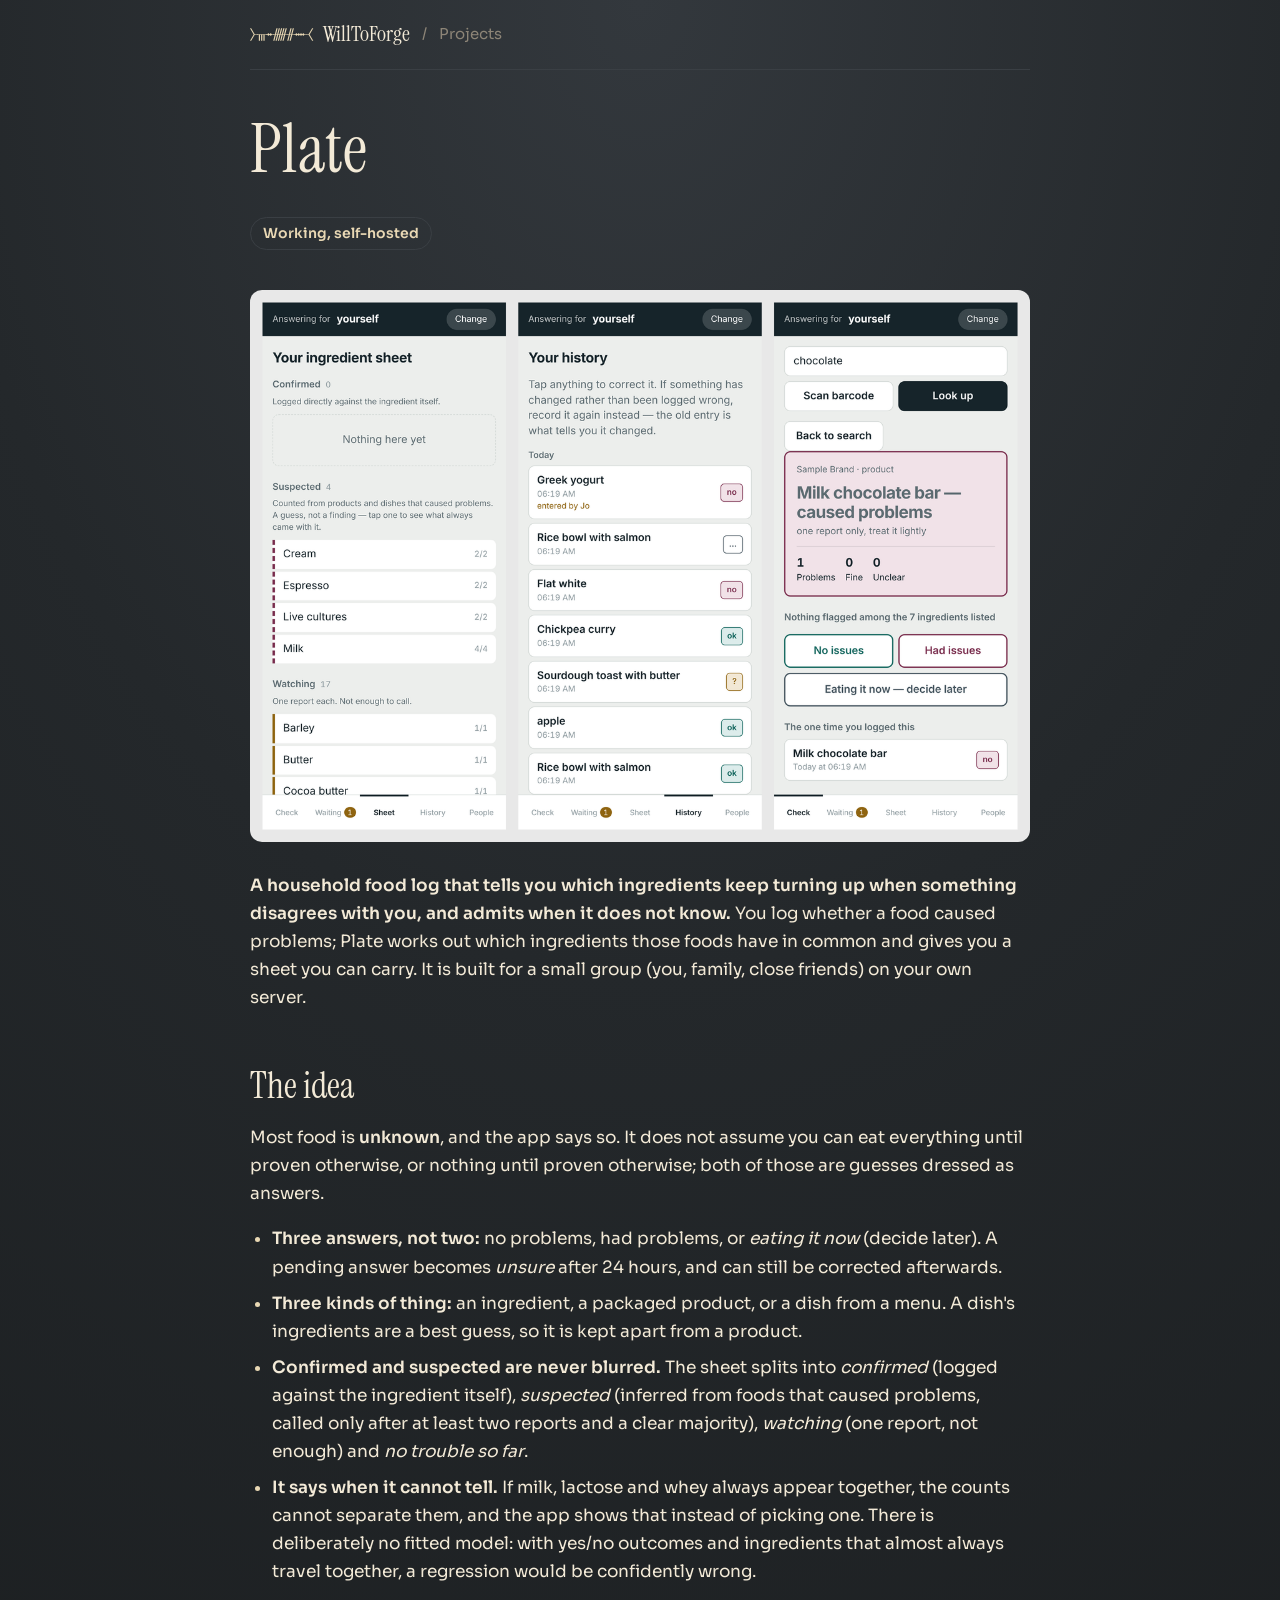
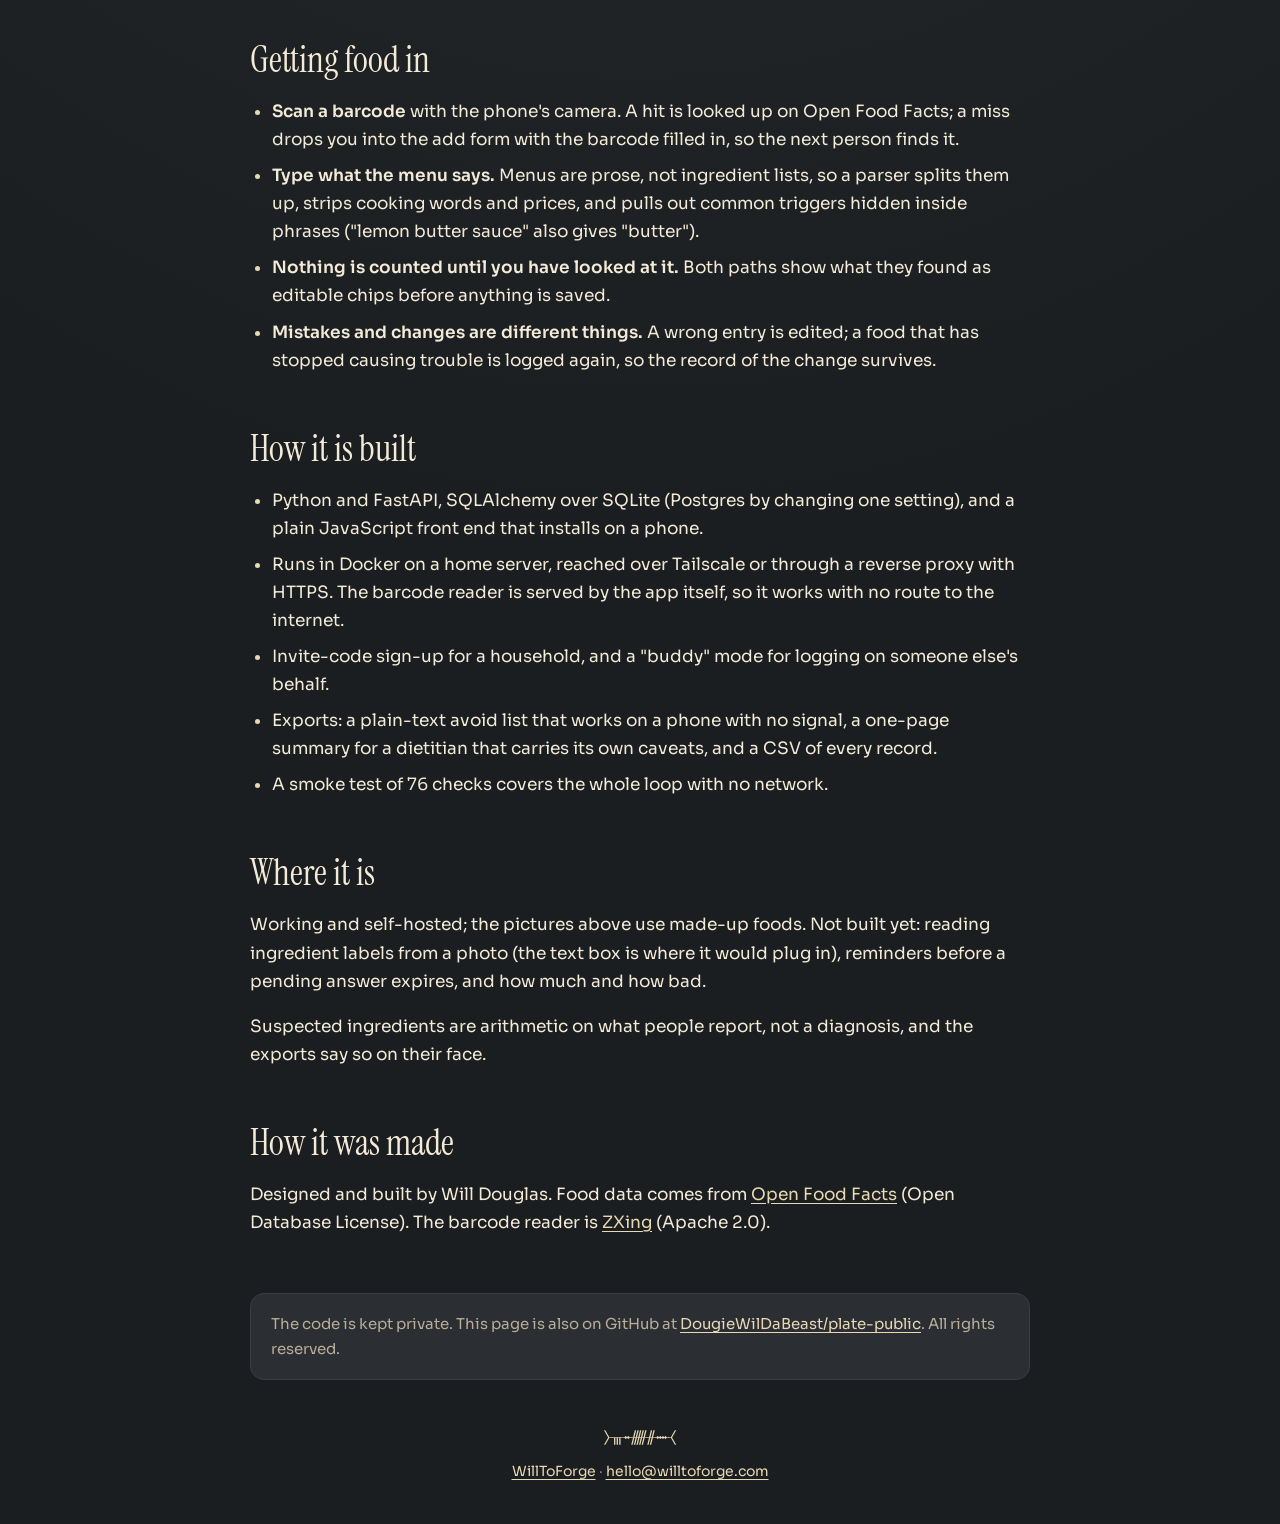
<file: plate/index.html>
<!doctype html>
<html lang="en">
<head>
<meta charset="utf-8">
<meta name="viewport" content="width=device-width, initial-scale=1">
<title>Plate: A household food log that finds which ingredients keep turning up when something disagrees with you · WillToForge</title>
<meta name="description" content="A household food log that finds which ingredients keep turning up when something disagrees with you, and admits when it doesn&#x27;t know.">
<link rel="canonical" href="https://willtoforge.com/plate/">
<link rel="icon" href="/img/icon-32.png" sizes="32x32">
<link rel="icon" href="/img/icon-192.png" sizes="192x192">
<link rel="apple-touch-icon" href="/img/icon-180.png">
<meta name="theme-color" content="#1b1e20">
<meta property="og:title" content="Plate · WillToForge">
<meta property="og:description" content="A household food log that finds which ingredients keep turning up when something disagrees with you, and admits when it doesn&#x27;t know.">
<meta property="og:type" content="article">
<meta property="og:url" content="https://willtoforge.com/plate/">
<meta property="og:image" content="https://willtoforge.com/plate/img/card.png">
<link rel="preload" href="/fonts/instrument-serif-latin.woff2" as="font" type="font/woff2" crossorigin>
<link rel="stylesheet" href="/_projects/project.css">
</head>
<body>
<div class="wrap">
<nav><a href="/" class="home"><span class="ogham" aria-hidden="true">᚛ᚃᚑᚏᚌᚓ᚜</span>WillToForge</a><span class="crumb">Projects</span></nav>
<header>
<h1>Plate</h1>
<p class="status">Working, self-hosted</p>
</header>
<article>
<p align="center">
  <img src="img/plate-three-screens.png" width="100%" alt="Three phone screens with made-up foods: the ingredient sheet split into confirmed, suspected and watching; the history of logged foods with their verdicts; and a product looked up by name with its counts and the buttons No issues, Had issues and Eating it now">
</p>

<p><strong>A household food log that tells you which ingredients keep turning up when something disagrees
with you, and admits when it does not know.</strong> You log whether a food caused problems; Plate works
out which ingredients those foods have in common and gives you a sheet you can carry. It is built
for a small group (you, family, close friends) on your own server.</p>
<h2 id="the-idea">The idea</h2>
<p>Most food is <strong>unknown</strong>, and the app says so. It does not assume you can eat everything until
proven otherwise, or nothing until proven otherwise; both of those are guesses dressed as answers.</p>
<ul>
<li><strong>Three answers, not two:</strong> no problems, had problems, or <em>eating it now</em> (decide later). A
  pending answer becomes <em>unsure</em> after 24 hours, and can still be corrected afterwards.</li>
<li><strong>Three kinds of thing:</strong> an ingredient, a packaged product, or a dish from a menu. A dish's
  ingredients are a best guess, so it is kept apart from a product.</li>
<li><strong>Confirmed and suspected are never blurred.</strong> The sheet splits into <em>confirmed</em> (logged against
  the ingredient itself), <em>suspected</em> (inferred from foods that caused problems, called only after at
  least two reports and a clear majority), <em>watching</em> (one report, not enough) and <em>no trouble so
  far</em>.</li>
<li><strong>It says when it cannot tell.</strong> If milk, lactose and whey always appear together, the counts
  cannot separate them, and the app shows that instead of picking one. There is deliberately no
  fitted model: with yes/no outcomes and ingredients that almost always travel together, a
  regression would be confidently wrong.</li>
</ul>
<h2 id="getting-food-in">Getting food in</h2>
<ul>
<li><strong>Scan a barcode</strong> with the phone's camera. A hit is looked up on Open Food Facts; a miss drops
  you into the add form with the barcode filled in, so the next person finds it.</li>
<li><strong>Type what the menu says.</strong> Menus are prose, not ingredient lists, so a parser splits them up,
  strips cooking words and prices, and pulls out common triggers hidden inside phrases ("lemon
  butter sauce" also gives "butter").</li>
<li><strong>Nothing is counted until you have looked at it.</strong> Both paths show what they found as editable
  chips before anything is saved.</li>
<li><strong>Mistakes and changes are different things.</strong> A wrong entry is edited; a food that has stopped
  causing trouble is logged again, so the record of the change survives.</li>
</ul>
<h2 id="how-it-is-built">How it is built</h2>
<ul>
<li>Python and FastAPI, SQLAlchemy over SQLite (Postgres by changing one setting), and a plain
  JavaScript front end that installs on a phone.</li>
<li>Runs in Docker on a home server, reached over Tailscale or through a reverse proxy with HTTPS.
  The barcode reader is served by the app itself, so it works with no route to the internet.</li>
<li>Invite-code sign-up for a household, and a "buddy" mode for logging on someone else's behalf.</li>
<li>Exports: a plain-text avoid list that works on a phone with no signal, a one-page summary for a
  dietitian that carries its own caveats, and a CSV of every record.</li>
<li>A smoke test of 76 checks covers the whole loop with no network.</li>
</ul>
<h2 id="where-it-is">Where it is</h2>
<p>Working and self-hosted; the pictures above use made-up foods. Not built yet: reading ingredient
labels from a photo (the text box is where it would plug in), reminders before a pending answer
expires, and how much and how bad.</p>
<p>Suspected ingredients are arithmetic on what people report, not a diagnosis, and the exports say
so on their face.</p>
<h2 id="how-it-was-made">How it was made</h2>
<p>Designed and built by Will Douglas. Food data comes from
<a href="https://world.openfoodfacts.org">Open Food Facts</a> (Open Database License). The barcode reader is
<a href="https://github.com/zxing-js/library">ZXing</a> (Apache 2.0).</p>
</article>
<aside class="repo">
<p>The code is kept private. This page is also on GitHub at <a href="https://github.com/DougieWilDaBeast/plate-public">DougieWilDaBeast/plate-public</a>. All rights reserved.</p>
</aside>
<footer><span class="ogham" aria-hidden="true">᚛ᚃᚑᚏᚌᚓ᚜</span><a href="/">WillToForge</a> · <a href="mailto:hello@willtoforge.com">hello@willtoforge.com</a></footer>
</div>
</body>
</html>
</file>
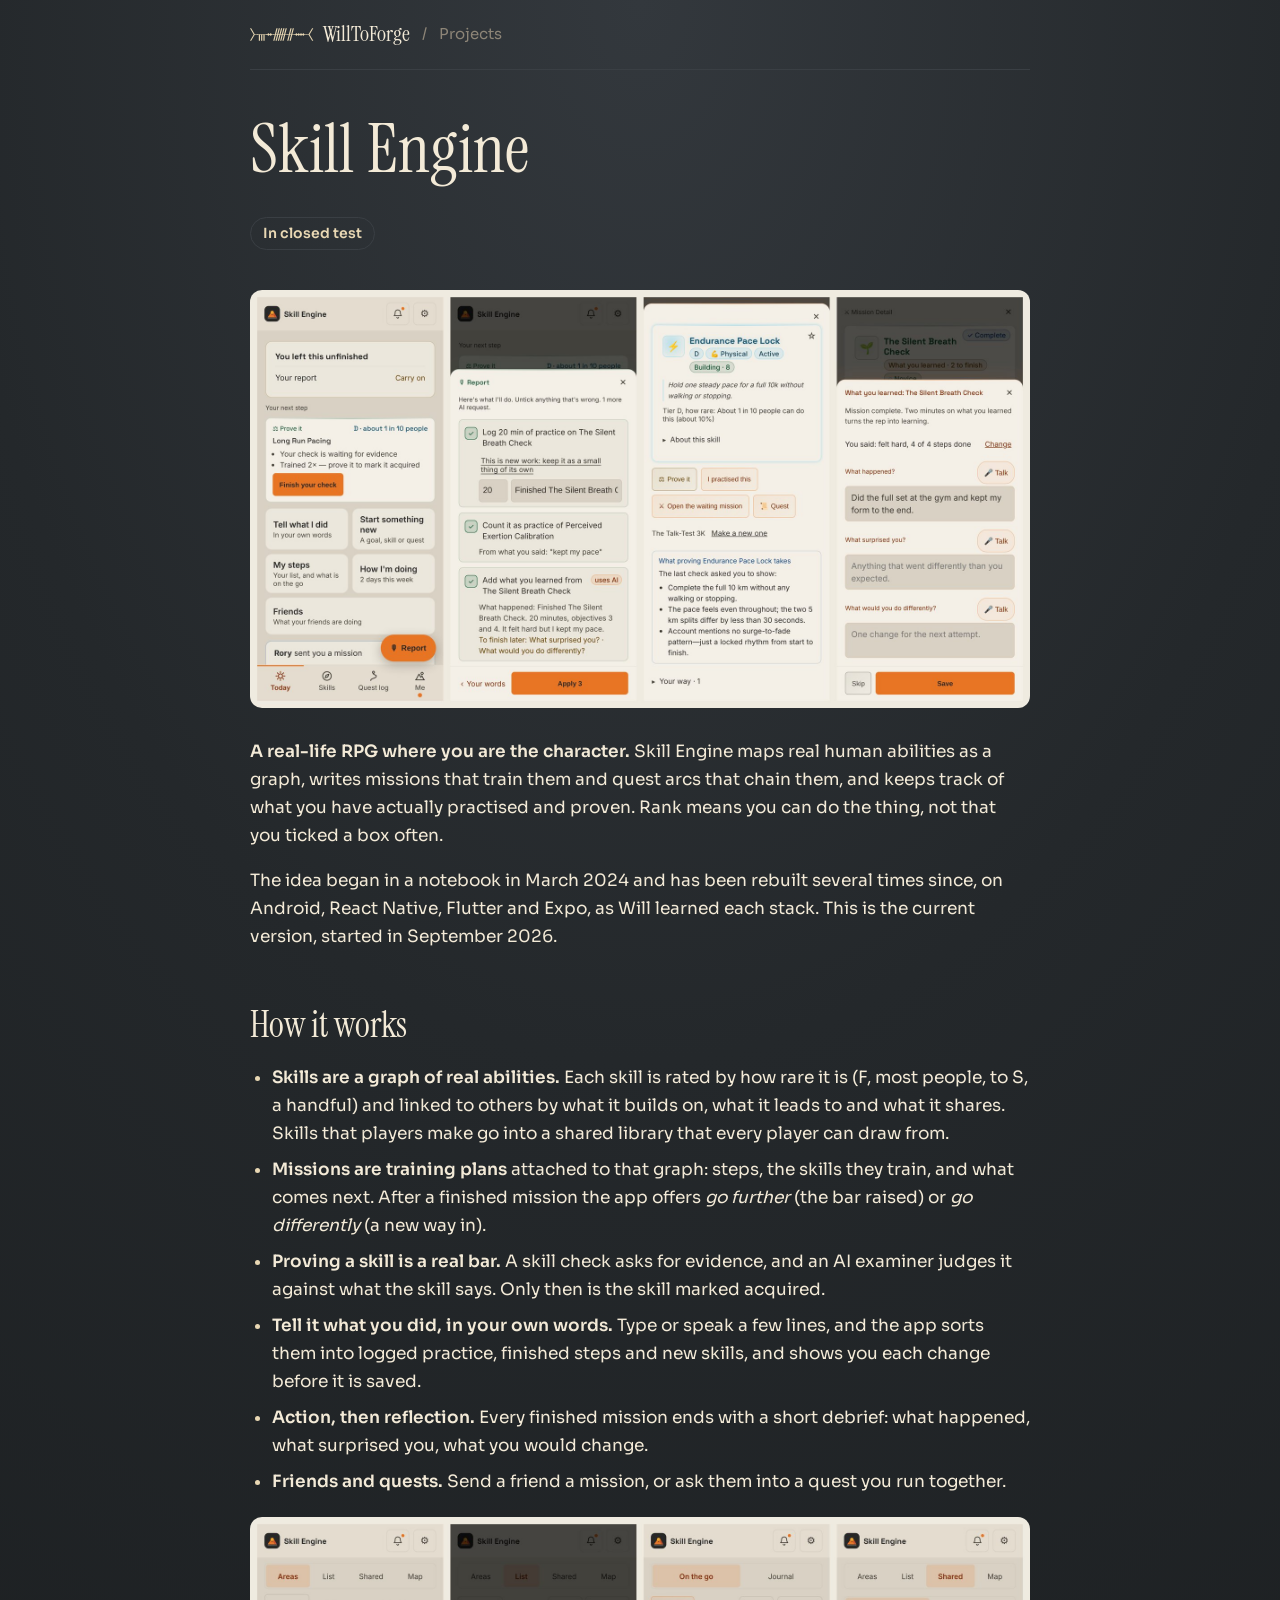
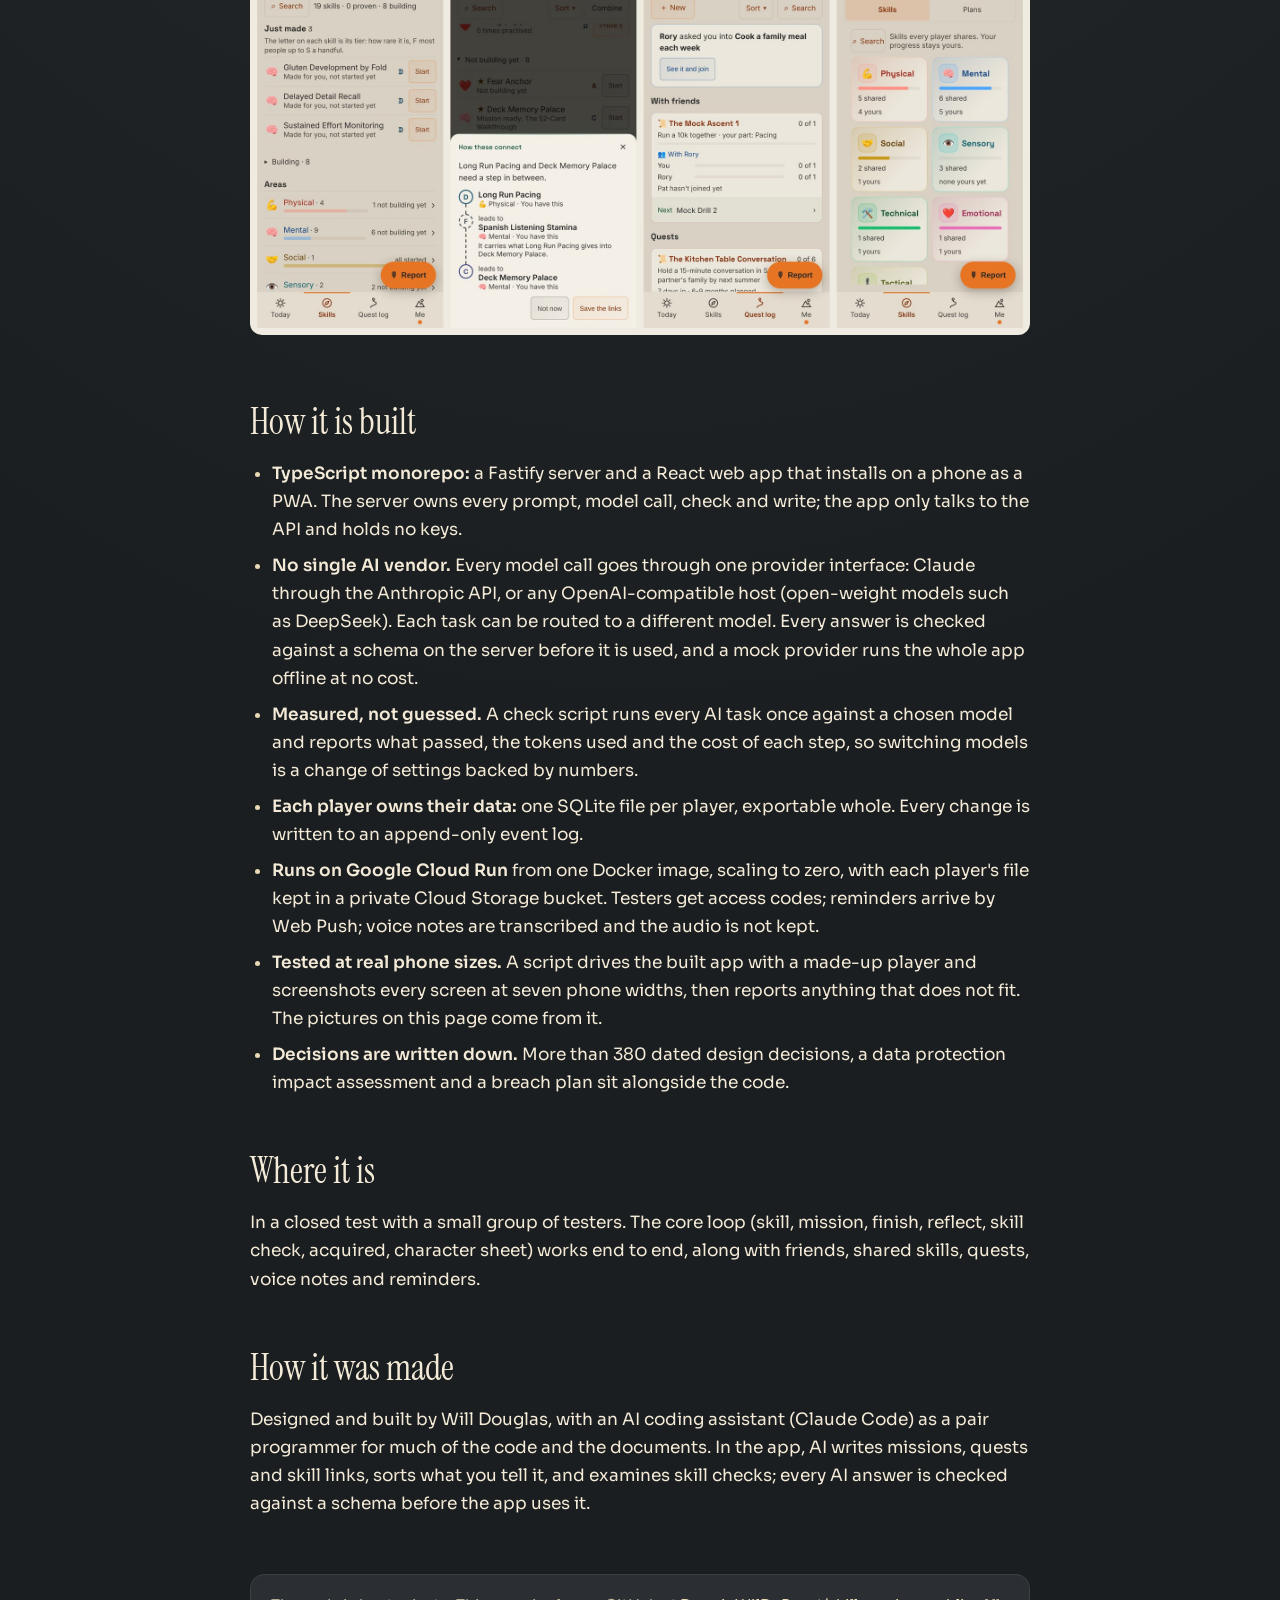
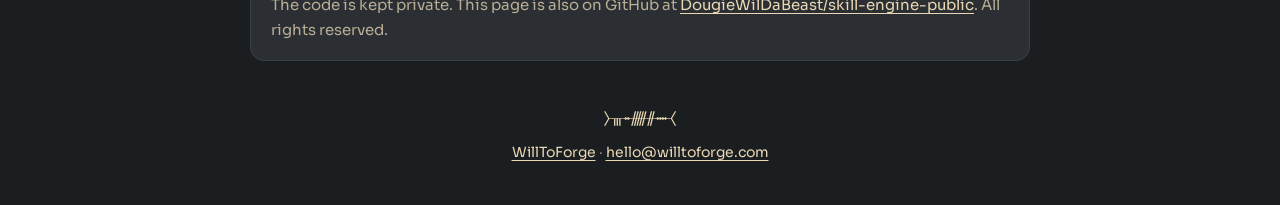
<file: skill-engine/index.html>
<!doctype html>
<html lang="en">
<head>
<meta charset="utf-8">
<meta name="viewport" content="width=device-width, initial-scale=1">
<title>Skill Engine: A real-life RPG where you are the character · WillToForge</title>
<meta name="description" content="A real-life RPG where you are the character: a graph of real skills, missions that train them, and an AI examiner that checks you can actually do them.">
<link rel="canonical" href="https://willtoforge.com/skill-engine/">
<link rel="icon" href="/img/icon-32.png" sizes="32x32">
<link rel="icon" href="/img/icon-192.png" sizes="192x192">
<link rel="apple-touch-icon" href="/img/icon-180.png">
<meta name="theme-color" content="#1b1e20">
<meta property="og:title" content="Skill Engine · WillToForge">
<meta property="og:description" content="A real-life RPG where you are the character: a graph of real skills, missions that train them, and an AI examiner that checks you can actually do them.">
<meta property="og:type" content="article">
<meta property="og:url" content="https://willtoforge.com/skill-engine/">
<meta property="og:image" content="https://willtoforge.com/skill-engine/img/card.png">
<link rel="preload" href="/fonts/instrument-serif-latin.woff2" as="font" type="font/woff2" crossorigin>
<link rel="stylesheet" href="/_projects/project.css">
</head>
<body>
<div class="wrap">
<nav><a href="/" class="home"><span class="ogham" aria-hidden="true">᚛ᚃᚑᚏᚌᚓ᚜</span>WillToForge</a><span class="crumb">Projects</span></nav>
<header>
<h1>Skill Engine</h1>
<p class="status">In closed test</p>
</header>
<article>
<p align="center">
  <img src="img/core-loop.jpg" width="100%" alt="Four phone screens: Today with the next step, a report written in your own words turned into logged practice, a skill's sheet showing what proving it takes, and the debrief after a finished mission">
</p>

<p><strong>A real-life RPG where you are the character.</strong> Skill Engine maps real human abilities as a graph,
writes missions that train them and quest arcs that chain them, and keeps track of what you have
actually practised and proven. Rank means you can do the thing, not that you ticked a box often.</p>
<p>The idea began in a notebook in March 2024 and has been rebuilt several times since, on Android,
React Native, Flutter and Expo, as Will learned each stack. This is the current version, started in
September 2026.</p>
<h2 id="how-it-works">How it works</h2>
<ul>
<li><strong>Skills are a graph of real abilities.</strong> Each skill is rated by how rare it is (F, most people,
  to S, a handful) and linked to others by what it builds on, what it leads to and what it shares.
  Skills that players make go into a shared library that every player can draw from.</li>
<li><strong>Missions are training plans</strong> attached to that graph: steps, the skills they train, and what
  comes next. After a finished mission the app offers <em>go further</em> (the bar raised) or <em>go
  differently</em> (a new way in).</li>
<li><strong>Proving a skill is a real bar.</strong> A skill check asks for evidence, and an AI examiner judges it
  against what the skill says. Only then is the skill marked acquired.</li>
<li><strong>Tell it what you did, in your own words.</strong> Type or speak a few lines, and the app sorts them
  into logged practice, finished steps and new skills, and shows you each change before it is saved.</li>
<li><strong>Action, then reflection.</strong> Every finished mission ends with a short debrief: what happened, what
  surprised you, what you would change.</li>
<li><strong>Friends and quests.</strong> Send a friend a mission, or ask them into a quest you run together.</li>
</ul>
<p align="center">
  <img loading="lazy" src="img/skills-and-quests.jpg" width="100%" alt="Four phone screens: skills by area, how two skills connect, the quest log with a friend's progress, and the shared skill library">
</p>

<h2 id="how-it-is-built">How it is built</h2>
<ul>
<li><strong>TypeScript monorepo:</strong> a Fastify server and a React web app that installs on a phone as a PWA.
  The server owns every prompt, model call, check and write; the app only talks to the API and
  holds no keys.</li>
<li><strong>No single AI vendor.</strong> Every model call goes through one provider interface: Claude through the
  Anthropic API, or any OpenAI-compatible host (open-weight models such as DeepSeek). Each task can
  be routed to a different model. Every answer is checked against a schema on the server before it
  is used, and a mock provider runs the whole app offline at no cost.</li>
<li><strong>Measured, not guessed.</strong> A check script runs every AI task once against a chosen model and
  reports what passed, the tokens used and the cost of each step, so switching models is a change
  of settings backed by numbers.</li>
<li><strong>Each player owns their data:</strong> one SQLite file per player, exportable whole. Every change is
  written to an append-only event log.</li>
<li><strong>Runs on Google Cloud Run</strong> from one Docker image, scaling to zero, with each player's file kept
  in a private Cloud Storage bucket. Testers get access codes; reminders arrive by Web Push; voice
  notes are transcribed and the audio is not kept.</li>
<li><strong>Tested at real phone sizes.</strong> A script drives the built app with a made-up player and
  screenshots every screen at seven phone widths, then reports anything that does not fit. The
  pictures on this page come from it.</li>
<li><strong>Decisions are written down.</strong> More than 380 dated design decisions, a data protection impact
  assessment and a breach plan sit alongside the code.</li>
</ul>
<h2 id="where-it-is">Where it is</h2>
<p>In a closed test with a small group of testers. The core loop (skill, mission,
finish, reflect, skill check, acquired, character sheet) works end to end, along with friends,
shared skills, quests, voice notes and reminders.</p>
<h2 id="how-it-was-made">How it was made</h2>
<p>Designed and built by Will Douglas, with an AI coding assistant (Claude Code) as a pair programmer
for much of the code and the documents. In the app, AI writes missions, quests and skill links,
sorts what you tell it, and examines skill checks; every AI answer is checked against a schema
before the app uses it.</p>
</article>
<aside class="repo">
<p>The code is kept private. This page is also on GitHub at <a href="https://github.com/DougieWilDaBeast/skill-engine-public">DougieWilDaBeast/skill-engine-public</a>. All rights reserved.</p>
</aside>
<footer><span class="ogham" aria-hidden="true">᚛ᚃᚑᚏᚌᚓ᚜</span><a href="/">WillToForge</a> · <a href="mailto:hello@willtoforge.com">hello@willtoforge.com</a></footer>
</div>
</body>
</html>
</file>
<file: _projects/project.css>
/* Project pages on willtoforge.com. Same stone and sandstone look as the home page. */
@font-face{font-family:"Instrument Serif";src:url(/fonts/instrument-serif-latin.woff2) format("woff2");font-weight:400;font-display:swap}
@font-face{font-family:"Sora";src:url(/fonts/sora-latin.woff2) format("woff2");font-weight:100 800;font-display:swap}
@font-face{font-family:"Noto Sans Ogham";src:url(/fonts/noto-sans-ogham.woff2) format("woff2");unicode-range:U+1680-169C;font-display:block}
:root{--stone:#24282b;--stone-deep:#1b1e20;--card:#2b2f33;--line:#3a3f44;--sand:#e9d8b4;--cream:#f3ead7;--mute:#b9ad97;--dim:#8d8577}
*{box-sizing:border-box}
html{background:var(--stone-deep)}
body{margin:0;color:var(--cream);background:radial-gradient(ellipse 120% 70% at 50% 0%,#33383d 0%,var(--stone) 45%,var(--stone-deep) 100%) no-repeat;min-height:100vh;font:17px/1.65 Sora,system-ui,-apple-system,"Segoe UI",Roboto,sans-serif}
.wrap{max-width:820px;margin:0 auto;padding:0 20px}
a{color:var(--sand);text-underline-offset:3px}
a:focus-visible{outline:2px solid var(--sand);outline-offset:3px;border-radius:4px}
.ogham{font-family:"Noto Sans Ogham";color:var(--sand);white-space:nowrap;line-height:1}
nav{display:flex;align-items:center;gap:12px;padding:22px 0;border-bottom:1px solid var(--line);font-size:15px}
nav .home{font:400 22px/1 "Instrument Serif",Georgia,serif;text-decoration:none;color:var(--cream);display:flex;align-items:center;gap:10px}
nav .home .ogham{font-size:16px}
nav .crumb{color:var(--dim)}nav .crumb::before{content:"/";margin-right:12px}
header{padding:44px 0 8px}
h1{font:400 clamp(44px,10vw,68px)/1.05 "Instrument Serif",Georgia,serif;margin:0 0 14px;letter-spacing:.3px}
p.lead{font-size:19px;color:var(--mute);margin:0;max-width:640px;text-wrap:balance}
p.status{display:inline-block;margin:18px 0 0;padding:4px 12px;border:1px solid var(--line);border-radius:999px;color:var(--sand);font-size:14px;font-weight:600}
p.play{margin:20px 0 0}
.btn{display:inline-block;background:var(--sand);color:var(--stone-deep);font-weight:700;text-decoration:none;padding:12px 22px;border-radius:12px}
.btn:hover{background:var(--cream)}
article{margin-top:28px}
article p[align]{text-align:center}
article img{max-width:100%;height:auto;border-radius:12px}
article p[align] img{margin:4px 0}
article h2{font:400 clamp(28px,6vw,36px)/1.2 "Instrument Serif",Georgia,serif;margin:52px 0 12px;color:var(--cream)}
article h3{font-size:18px;margin:28px 0 6px}
article ul,article ol{padding-left:22px}article li{margin:8px 0}article li::marker{color:var(--sand)}
article strong{color:var(--cream);font-weight:600}
article table{width:100%;border-collapse:collapse;margin:18px 0;font-size:15px;display:block;overflow-x:auto}
article th,article td{border-bottom:1px solid var(--line);padding:9px 10px;text-align:left;vertical-align:top}
article th{color:var(--mute);font-weight:600}
article code{font-size:.9em;background:var(--card);padding:1px 6px;border-radius:6px}
article sub{display:block;color:var(--dim);font-size:13px;text-align:center}
aside.repo{margin:56px 0 0;padding:18px 20px;background:var(--card);border:1px solid var(--line);border-radius:14px;color:var(--mute);font-size:15px}
aside.repo p{margin:0}
footer{margin:48px 0 40px;color:var(--dim);font-size:14px;text-align:center}
footer .ogham{font-size:18px;display:block;margin-bottom:14px}
</file>
